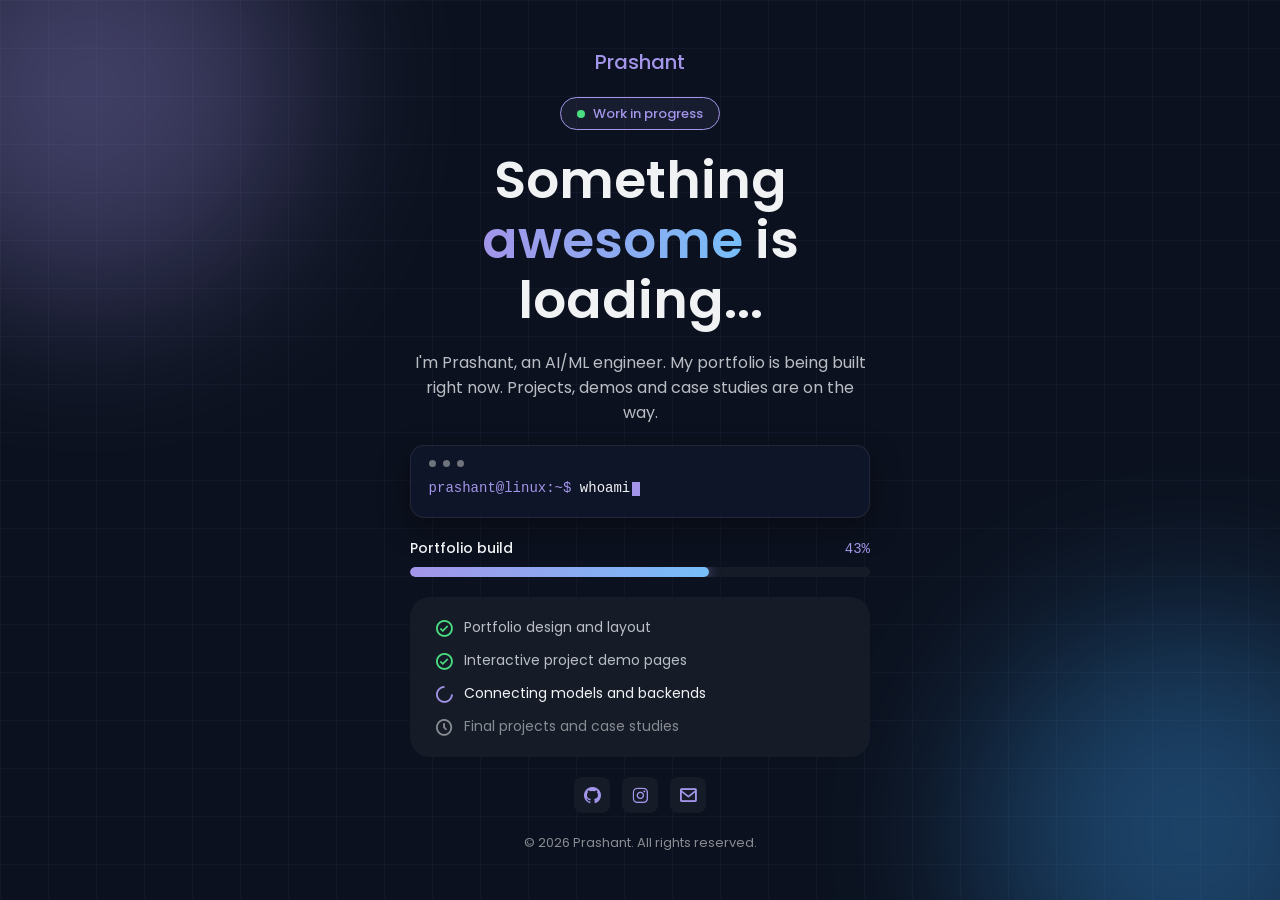
<file: index.html>
<!DOCTYPE html>
<html lang="en">

<head>
    <meta charset="UTF-8">
    <meta name="viewport" content="width=device-width, initial-scale=1.0">

    <!--=============== FAVICON ===============-->
    <link rel="apple-touch-icon" sizes="180x180" href="assets/favicons/apple-touch-icon.png">
    <link rel="icon" type="image/png" sizes="32x32" href="assets/favicons/favicon-32x32.png">
    <link rel="icon" type="image/png" sizes="16x16" href="assets/favicons/favicon-16x16.png">
    <link rel="manifest" href="assets/favicons/site.webmanifest">
    <link rel="mask-icon" href="assets/favicons/safari-pinned-tab.svg" color="#5bbad5">
    <link rel="shortcut icon" href="assets/favicons/favicon.ico">
    <meta name="msapplication-TileColor" content="#da532c">
    <meta name="msapplication-config" content="assets/favicons/browserconfig.xml">
    <meta name="theme-color" content="#a789d4">

    <!--=============== BOXICONS ===============-->
    <link href='https://unpkg.com/boxicons@2.1.2/css/boxicons.min.css' rel='stylesheet'>

    <!--=============== SWIPER CSS ===============-->
    <link rel="stylesheet" href="assets/css/swiper-bundle.min.css">

    <!--=============== CSS ===============-->
    <link rel="stylesheet" href="assets/css/styles.css">

    <title> Prashant's Portfolio </title>
    <script src="assets/js/wip-gate.js"></script>
</head>

<body>
    <!--=============== HEADER ===============-->
    <header class="header" id="header">
        <nav class="nav container">
            <a href="#" class="nav__logo">Prashant</a>

            <div class="nav__menu">
                <ul class="nav__list">
                    <li class="nav__item ">
                        <a href="#home" class="nav__link" aria-label="Home">
                            <i class='bx bx-home'></i>
                        </a>
                    </li>

                    <li class="nav__item ">
                        <a href="#about" class="nav__link" aria-label="About">
                            <i class='bx bx-user'></i>
                        </a>
                    </li>


                    <li class="nav__item">
                        <a href="#education" class="nav__link" aria-label="Education">
                            <i class='bx bxs-graduation'></i>
                        </a>
                    </li>



                    <li class="nav__item">
                        <a href="#skills" class="nav__link" aria-label="Skills">
                            <i class='bx bx-book'></i>
                        </a>
                    </li>

                    <li class="nav__item">
                        <a href="#work" class="nav__link" aria-label="Projects">
                            <i class='bx bx-briefcase-alt-2'></i>
                        </a>
                    </li>

                    <li class="nav__item">
                        <a href="#contact" class="nav__link" aria-label="Contact">
                            <i class='bx bx-message-square-dots'></i>
                        </a>
                    </li>
                </ul>
            </div>

            <!--=============== theme change button ===============-->
            <i class='bx bx-moon change-theme change-theme-button' id="theme-button"></i>

        </nav>
    </header>

    <!--=============== MAIN ===============-->
    <main class="main">
        <!--=============== HOME ===============-->
        <section class="home section" id="home">
            <div class="home__container container grid">
                <div class="home__data">
                    <span class="home__greeting">Hello, I'm</span>
                    <h1 class="home__name">Prashant Pratik Timalsina</h1>
                    <h3 class="home__education">AI/ML Engineer</h3>

                    <div class="home__button">
                        <a download="" href="assets/pdf/PPT-Resume.pdf" class="button button--ghost">
                            Download Resume
                        </a>

                        <a href="#about" class="button">About</a>
                    </div>
                </div>

                <!-- <div class="home__handle">
                    <img src="assets/img/pptt.png" alt="" class="home__img">
                </div> -->
                <div class="home__handle">
                    <img src="assets/img/pptt.png" alt="Prashant Pratik Timalsina" class="home__img">

                    <div class="home__terminal">
                        <div class="terminal__dots">
                            <span></span>
                            <span></span>
                            <span></span>
                        </div>

                        <div class="terminal__line">
                            <span class="terminal__symbol">$</span> whoami
                        </div>

                        <div class="terminal__line terminal__command">
                            <span>prashant@linux:~$</span> build_a_brain
                        </div>
                    </div>
                </div>

                <div class="home__social">
                    <a href="https://github.com/pratikprashant" target="_blank" class="home__social-link">
                        <i class='bx bxl-github'></i>
                    </a>
                    <a href="#" target="_blank" class="home__social-link">
                        <i class='bx bxl-linkedin'></i>
                    </a>
                    
                    <a href="#" target="_blank" class="home__social-link">
                        <i class='bx bxl-dribbble'></i>
                    </a>
                </div>

                <a href="#about" class="home__scroll">
                    <i class='bx bx-mouse home__scroll-icon'></i>
                    <span class="home__scroll-name">Scroll Down</span>
                </a>
            </div>
        </section>

        <!--=============== ABOUT ===============-->
        <section class="about section" id="about">
            <span class="section__subtitle">My Intro</span>
            <h2 class="section__title">About Me</h2>

            <div class="about__container container grid">
                <img src="assets/img/ppt.png" alt="" class="about__img">

                <div class="about__data">
                    <div class="about__info">
                        <div class="about__box">
                            <i class='bx bx-award about__icon'></i>
                            <h3 class="about__title">Experience</h3>
                            <span class="about__subtitle">None</span>
                        </div>
                        <div class="about__box">
                            <i class='bx bx-briefcase-alt about__icon'></i>
                            <h3 class="about__title">Completed</h3>
                            <span class="about__subtitle">3+ Projects</span>
                        </div>
                        <div class="about__box">
                            <i class='bx bx-support about__icon'></i>
                            <h3 class="about__title">Support</h3>
                            <span class="about__subtitle">Online 24/7</span>
                        </div>
                    </div>

                    <p class="about__description">
                        I build AI that actually does something. From RAG powered assistants to machine learning systems
                        and computer vision projects, I turn complex ideas into working applications.

                    </p>

                    <a href="#contact" class="button about__button-contact">Contact Me</a>
                </div>
            </div>
        </section>

        <!--=============== EDUCATION ===============-->
        <!-- Paste this between the ABOUT section and the SKILLS section in index.html -->
        <section class="education section" id="education">
            <span class="section__subtitle">My Journey</span>
            <h2 class="section__title">Education</h2>

            <div class="education__container container">
                <div class="education__timeline">

                    <!--=============== BACHELOR'S ===============-->
                    <div class="education__item">
                        <span class="education__dot"><i class='bx bxs-graduation'></i></span>

                        <div class="education__card">
                            <span class="education__year">2024 - Present</span>
                            <h3 class="education__degree">Bachelor's in Computer Science and Engineering</h3>
                            <span class="education__school">
                                <i class='bx bx-buildings'></i> Anna University, Chennai (India)
                            </span>
                            <p class="education__desc">
                                Focused on AI & Machine Learning. Building real
                                projects alongside coursework.
                            </p>
                            <span class="education__badge">Currently Pursuing</span>
                        </div>
                    </div>

                    <!--=============== 12TH ===============-->
                    <div class="education__item">
                        <span class="education__dot"><i class='bx bxs-book-reader'></i></span>

                        <div class="education__card">
                            <span class="education__year">[2022 - 2024]</span>
                            <h3 class="education__degree">Higher Secondary (Class 12) - Science</h3>
                            <span class="education__school">
                                <i class='bx bx-buildings'></i>Shree Bajrabarahi Secondary School, <br> Kathmandu (Nepal)
                            </span>
                            <p class="education__desc">
                                Studied Physics, Chemistry, Mathematics, Computer Science.
                            </p>
                            <span class="education__badge">81%</span>
                        </div>
                    </div>

                    <!--=============== 10TH ===============-->
                    <div class="education__item">
                        <span class="education__dot"><i class='bx bxs-school'></i></span>

                        <div class="education__card">
                            <span class="education__year">[2019 - 2021]</span>
                            <h3 class="education__degree">Secondary School (Class 10)</h3>
                            <span class="education__school">
                                <i class='bx bx-buildings'></i> Kanchan Secondary English School, <br> Kathmandu (Nepal)
                            </span>
                            <p class="education__desc">
                                Completed secondary education with a strong interest in computers.
                            </p>
                            <span class="education__badge">84%</span>
                        </div>
                    </div>

                </div>
            </div>
        </section>

        <!-- ============================================================
     NAV ICON: add this <li> in the .nav__list, right after the About <li>
     ============================================================

<li class="nav__item">
    <a href="#education" class="nav__link">
        <i class='bx bx-graduation'></i>
    </a>
</li>

     OPTIONAL footer link: add after the About <li> in .footer__list

<li class="footer__item">
    <a href="#education" class="footer__link">Education</a>
</li>
-->

        <!--=============== SKILLS ===============-->
        <section class="skills section" id="skills">

            <span class="section__subtitle">What I Work With</span>
            <h2 class="section__title">My Skills</h2>

            <div class="skills__container container grid">

                <!--=============== AI & MACHINE LEARNING ===============-->
                <div class="skills__content">
                    <h3 class="skills__title">AI & Machine Learning</h3>

                    <div class="skills__box">

                        <div class="skills__group">

                            <div class="skills__data">
                                <i class='bx bxs-badge-check'></i>
                                <div>
                                    <h3 class="skills__name">Python</h3>
                                    <span class="skills__level">Advanced</span>
                                </div>
                            </div>

                            <div class="skills__data">
                                <i class='bx bxs-badge-check'></i>
                                <div>
                                    <h3 class="skills__name">Machine Learning</h3>
                                    <span class="skills__level">Intermediate</span>
                                </div>
                            </div>

                            <div class="skills__data">
                                <i class='bx bxs-badge-check'></i>
                                <div>
                                    <h3 class="skills__name">Scikit-learn</h3>
                                    <span class="skills__level">Intermediate</span>
                                </div>
                            </div>

                        </div>

                        <div class="skills__group">

                            <div class="skills__data">
                                <i class='bx bxs-badge-check'></i>
                                <div>
                                    <h3 class="skills__name">Data Analysis</h3>
                                    <span class="skills__level">Intermediate</span>
                                </div>
                            </div>

                            <div class="skills__data">
                                <i class='bx bxs-badge-check'></i>
                                <div>
                                    <h3 class="skills__name">Computer Vision</h3>
                                    <span class="skills__level">Intermediate</span>
                                </div>
                            </div>

                            <div class="skills__data">
                                <i class='bx bxs-badge-check'></i>
                                <div>
                                    <h3 class="skills__name">Model Evaluation</h3>
                                    <span class="skills__level">Intermediate</span>
                                </div>
                            </div>

                        </div>

                    </div>
                </div>


                <!--=============== GENERATIVE AI ===============-->
                <div class="skills__content">
                    <h3 class="skills__title">Generative AI</h3>

                    <div class="skills__box">

                        <div class="skills__group">

                            <div class="skills__data">
                                <i class='bx bxs-badge-check'></i>
                                <div>
                                    <h3 class="skills__name">LLMs</h3>
                                    <span class="skills__level">Intermediate</span>
                                </div>
                            </div>

                            <div class="skills__data">
                                <i class='bx bxs-badge-check'></i>
                                <div>
                                    <h3 class="skills__name">RAG</h3>
                                    <span class="skills__level">Intermediate</span>
                                </div>
                            </div>

                            <div class="skills__data">
                                <i class='bx bxs-badge-check'></i>
                                <div>
                                    <h3 class="skills__name">AI APIs</h3>
                                    <span class="skills__level">Intermediate</span>
                                </div>
                            </div>

                        </div>

                        <div class="skills__group">

                            <div class="skills__data">
                                <i class='bx bxs-badge-check'></i>
                                <div>
                                    <h3 class="skills__name">Embeddings</h3>
                                    <span class="skills__level">Intermediate</span>
                                </div>
                            </div>

                            <div class="skills__data">
                                <i class='bx bxs-badge-check'></i>
                                <div>
                                    <h3 class="skills__name">Vector Databases</h3>
                                    <span class="skills__level">Basic</span>
                                </div>
                            </div>

                            <div class="skills__data">
                                <i class='bx bxs-badge-check'></i>
                                <div>
                                    <h3 class="skills__name">Prompt Engineering</h3>
                                    <span class="skills__level">Intermediate</span>
                                </div>
                            </div>

                        </div>

                    </div>
                </div>


                <!--=============== DEVELOPMENT ===============-->
                <div class="skills__content">
                    <h3 class="skills__title">Development</h3>

                    <div class="skills__box">

                        <div class="skills__group">

                            <div class="skills__data">
                                <i class='bx bxs-badge-check'></i>
                                <div>
                                    <h3 class="skills__name">HTML & CSS</h3>
                                    <span class="skills__level">Intermediate</span>
                                </div>
                            </div>

                            <div class="skills__data">
                                <i class='bx bxs-badge-check'></i>
                                <div>
                                    <h3 class="skills__name">Flask</h3>
                                    <span class="skills__level">Intermediate</span>
                                </div>
                            </div>

                            <div class="skills__data">
                                <i class='bx bxs-badge-check'></i>
                                <div>
                                    <h3 class="skills__name">REST APIs</h3>
                                    <span class="skills__level">Intermediate</span>
                                </div>
                            </div>

                        </div>

                        <div class="skills__group">

                            <div class="skills__data">
                                <i class='bx bxs-badge-check'></i>
                                <div>
                                    <h3 class="skills__name">SQL</h3>
                                    <span class="skills__level">Basic</span>
                                </div>
                            </div>

                            <div class="skills__data">
                                <i class='bx bxs-badge-check'></i>
                                <div>
                                    <h3 class="skills__name">Git & GitHub</h3>
                                    <span class="skills__level">Intermediate</span>
                                </div>
                            </div>

                            <div class="skills__data">
                                <i class='bx bxs-badge-check'></i>
                                <div>
                                    <h3 class="skills__name">Linux</h3>
                                    <span class="skills__level">Basic</span>
                                </div>
                            </div>

                        </div>

                    </div>
                </div>


                <!--=============== DATA & AI TOOLS ===============-->
                <div class="skills__content">
                    <h3 class="skills__title">Data & AI Tools</h3>

                    <div class="skills__box">

                        <div class="skills__group">

                            <div class="skills__data">
                                <i class='bx bxs-badge-check'></i>
                                <div>
                                    <h3 class="skills__name">NumPy</h3>
                                    <span class="skills__level">Intermediate</span>
                                </div>
                            </div>

                            <div class="skills__data">
                                <i class='bx bxs-badge-check'></i>
                                <div>
                                    <h3 class="skills__name">Pandas</h3>
                                    <span class="skills__level">Intermediate</span>
                                </div>
                            </div>

                            <div class="skills__data">
                                <i class='bx bxs-badge-check'></i>
                                <div>
                                    <h3 class="skills__name">Matplotlib</h3>
                                    <span class="skills__level">Basic</span>
                                </div>
                            </div>

                        </div>

                        <div class="skills__group">

                            <div class="skills__data">
                                <i class='bx bxs-badge-check'></i>
                                <div>
                                    <h3 class="skills__name">OpenCV</h3>
                                    <span class="skills__level">Intermediate</span>
                                </div>
                            </div>

                            <div class="skills__data">
                                <i class='bx bxs-badge-check'></i>
                                <div>
                                    <h3 class="skills__name">Jupyter</h3>
                                    <span class="skills__level">Intermediate</span>
                                </div>
                            </div>

                            <div class="skills__data">
                                <i class='bx bxs-badge-check'></i>
                                <div>
                                    <h3 class="skills__name">Hugging Face</h3>
                                    <span class="skills__level">Basic</span>
                                </div>
                            </div>

                        </div>

                    </div>
                </div>

            </div>
        </section>

        <!--=============== SERVICES ===============-->
        <section class="services section">
            <span class="section__subtitle">What I Build</span>
            <h2 class="section__title">My Expertise</h2>

            <div class="services__container container grid">

                <!--=============== MACHINE LEARNING ===============-->
                <div class="services__card">

                    <h3 class="services__title">
                        Machine <br> Learning
                    </h3>

                    <span class="services__button">
                        See More <i class='bx bx-right-arrow services__icon'></i>
                    </span>

                    <div class="services__modal">
                        <div class="services__modal-content">

                            <i class='bx bx-x services__modal-close'></i>

                            <h3 class="services__modal-title">
                                Machine Learning
                            </h3>

                            <p class="services__modal-description">
                                I build machine learning solutions that transform
                                real-world data into useful predictions, classifications,
                                and insights.
                            </p>

                            <ul class="services__modal-list">

                                <li class="services__modal-item">
                                    <i class='bx bx-check-circle'></i>
                                    <p class="services__modal-info">
                                        Data preprocessing and cleaning.
                                    </p>
                                </li>

                                <li class="services__modal-item">
                                    <i class='bx bx-check-circle'></i>
                                    <p class="services__modal-info">
                                        Exploratory data analysis and feature engineering.
                                    </p>
                                </li>

                                <li class="services__modal-item">
                                    <i class='bx bx-check-circle'></i>
                                    <p class="services__modal-info">
                                        Machine learning model development.
                                    </p>
                                </li>

                                <li class="services__modal-item">
                                    <i class='bx bx-check-circle'></i>
                                    <p class="services__modal-info">
                                        Model evaluation and performance analysis.
                                    </p>
                                </li>

                                <li class="services__modal-item">
                                    <i class='bx bx-check-circle'></i>
                                    <p class="services__modal-info">
                                        Classification and prediction systems.
                                    </p>
                                </li>

                            </ul>
                        </div>
                    </div>
                </div>


                <!--=============== GENERATIVE AI ===============-->
                <div class="services__card">

                    <h3 class="services__title">
                        Generative <br> AI
                    </h3>

                    <span class="services__button">
                        See More <i class='bx bx-right-arrow services__icon'></i>
                    </span>

                    <div class="services__modal">
                        <div class="services__modal-content">

                            <i class='bx bx-x services__modal-close'></i>

                            <h3 class="services__modal-title">
                                Generative AI
                            </h3>

                            <p class="services__modal-description">
                                I build AI-powered applications using large language
                                models and modern generative AI techniques to create
                                intelligent and interactive experiences.
                            </p>

                            <ul class="services__modal-list">

                                <li class="services__modal-item">
                                    <i class='bx bx-check-circle'></i>
                                    <p class="services__modal-info">
                                        Large Language Model integration.
                                    </p>
                                </li>

                                <li class="services__modal-item">
                                    <i class='bx bx-check-circle'></i>
                                    <p class="services__modal-info">
                                        Retrieval-Augmented Generation (RAG) systems.
                                    </p>
                                </li>

                                <li class="services__modal-item">
                                    <i class='bx bx-check-circle'></i>
                                    <p class="services__modal-info">
                                        AI API integration.
                                    </p>
                                </li>

                                <li class="services__modal-item">
                                    <i class='bx bx-check-circle'></i>
                                    <p class="services__modal-info">
                                        Embeddings and semantic search.
                                    </p>
                                </li>

                                <li class="services__modal-item">
                                    <i class='bx bx-check-circle'></i>
                                    <p class="services__modal-info">
                                        Context-aware AI assistants.
                                    </p>
                                </li>

                            </ul>
                        </div>
                    </div>
                </div>


                <!--=============== AI APPLICATION DEVELOPMENT ===============-->
                <div class="services__card">

                    <h3 class="services__title">
                        AI Application <br> Development
                    </h3>

                    <span class="services__button">
                        See More <i class='bx bx-right-arrow services__icon'></i>
                    </span>

                    <div class="services__modal">
                        <div class="services__modal-content">

                            <i class='bx bx-x services__modal-close'></i>

                            <h3 class="services__modal-title">
                                AI Application Development
                            </h3>

                            <p class="services__modal-description">
                                I turn AI and machine learning concepts into usable
                                applications by connecting models, APIs, backends,
                                and user interfaces.
                            </p>

                            <ul class="services__modal-list">

                                <li class="services__modal-item">
                                    <i class='bx bx-check-circle'></i>
                                    <p class="services__modal-info">
                                        AI-powered web applications.
                                    </p>
                                </li>

                                <li class="services__modal-item">
                                    <i class='bx bx-check-circle'></i>
                                    <p class="services__modal-info">
                                        Python and Flask-based AI backends.
                                    </p>
                                </li>

                                <li class="services__modal-item">
                                    <i class='bx bx-check-circle'></i>
                                    <p class="services__modal-info">
                                        REST API integration.
                                    </p>
                                </li>

                                <li class="services__modal-item">
                                    <i class='bx bx-check-circle'></i>
                                    <p class="services__modal-info">
                                        AI model deployment and integration.
                                    </p>
                                </li>

                                <li class="services__modal-item">
                                    <i class='bx bx-check-circle'></i>
                                    <p class="services__modal-info">
                                        Building practical solutions from AI concepts.
                                    </p>
                                </li>

                            </ul>
                        </div>
                    </div>
                </div>

            </div>
        </section>

        <!--=============== WORK ===============-->
        <section class="work section" id="work">
            <span class="section__subtitle">My Portfolio</span>
            <h2 class="section__title">Recent Projects</h2>

            <div class="work__filters">
                <span class="work__item active-work" data-filter="all">All</span>
                <span class="work__item" data-filter=".aiml">AI / ML</span>
                <span class="work__item" data-filter=".genai">Generative AI</span>
                <!-- <span class="work__item" data-filter=".backend">Backend</span> -->
                <span class="work__item" data-filter=".other">Other</span>
            </div>

            <div class="work__container container grid">

                <!--=============== PROJECT 1 ===============-->
                <div class="work__card mix aiml">
                    <img src="assets/img/work1.png" alt="Character recognition project" class="work__img">
                    <h3 class="work__title">Character Recognition</h3>
                    <a href="projects/character-recognition.html" class="work__button">
                        View Project <i class='bx bx-right-arrow work__icon'></i>
                    </a>
                </div>

                <!--=============== PROJECT 2 ===============-->
                <div class="work__card mix genai">
                    <img src="assets/img/work2.png" alt="RAG-based AI assistant project" class="work__img">
                    <h3 class="work__title">RAG-Based AI Assistant</h3>
                    <a href="projects/rag-ai.html" class="work__button">
                        View Project <i class='bx bx-right-arrow work__icon'></i>
                    </a>
                </div>

                <!--=============== PROJECT 3 ===============-->
                <div class="work__card mix aiml">
                    <img src="assets/img/work3.png" alt="Earthquake risk prediction project" class="work__img">
                    <h3 class="work__title">Earthquake Risk Prediction</h3>
                    <a href="projects/earthquake-risk.html" class="work__button">
                        View Project <i class='bx bx-right-arrow work__icon'></i>
                    </a>
                </div>

                <!--=============== PROJECT 4 ===============-->
                <div class="work__card mix other">
                    <img src="assets/img/work4.jpg" alt="Phishing URL detection project" class="work__img">
                    <h3 class="work__title">Phishing URL Detection</h3>
                    <a href="projects/phishing-url.html" class="work__button">
                        View Project <i class='bx bx-right-arrow work__icon'></i>
                    </a>
                </div>

                <!--=============== PROJECT 5 ===============-->
                <div class="work__card mix other">
                    <img src="assets/img/work5.png" alt="Customer churn prediction project" class="work__img">
                    <h3 class="work__title">Customer Churn Prediction</h3>
                    <a href="projects/customer-churn.html" class="work__button">
                        View Project <i class='bx bx-right-arrow work__icon'></i>
                    </a>
                </div>

                <!--=============== PROJECT 6 ===============-->
                <div class="work__card mix aiml">
                    <img src="assets/img/work5.png" alt="NEPSE" class="work__img">
                    <h3 class="work__title">NEPSE Price Prediction</h3>
                    <a href="projects/nepse.html" class="work__button">
                        View Progress <i class='bx bx-right-arrow work__icon'></i>
                    </a>
                </div>

            </div>
        </section>


        <!--=============== TESTIMONIALS ===============-->
        <!-- <section class="testimonial section">
            <span class="section__subtitle">My clients say</span>
            <h2 class="section__title">Testimonials</h2>

            <div class="testimonial__container container swiper">
                <div class="swiper-wrapper">
                    <div class="testimonial__card swiper-slide">
                        <img src="assets/img/testimonial1.png" alt="" class="testimonial__img">

                        <h3 class="testimonial__name">Jhon Doe</h3>
                        <p class="testimonial__description">
                            A really good job, all aspects of the project were done well.
                            Very creative and thoughtful. I was very impressed and would recommend this to anyone.
                        </p>
                    </div>

                    <div class="testimonial__card swiper-slide">
                        <img src="assets/img/testimonial2.png" alt="" class="testimonial__img">

                        <h3 class="testimonial__name">Ada Hill</h3>
                        <p class="testimonial__description">
                            A really good job, all aspects of the project were done well.
                            Very creative and thoughtful. I was very impressed and would recommend this to anyone.
                        </p>
                    </div>

                    <div class="testimonial__card swiper-slide">
                        <img src="assets/img/testimonial3.png" alt="" class="testimonial__img">

                        <h3 class="testimonial__name">Jessica Park</h3>
                        <p class="testimonial__description">
                            A really good job, all aspects of the project were done well.
                            Very creative and thoughtful. I was very impressed and would recommend this to anyone.
                        </p>
                    </div>
                </div>
                <div class="swiper-pagination"></div>
            </div>
        </section> -->

        <!--=============== CONTACT ===============-->
        <section class="contact section" id="contact">
            <span class="section__subtitle">Get in touch</span>
            <h2 class="section__title">Contact Me</h2>

            <div class="contact__container container grid">
                <div class="contact__content">
                    <h3 class="contact__title contact__title-info">Talk to me</h3>

                    <div class="contact__info">
                        <div class="contact__card">
                            <i class='bx bx-mail-send contact__card-icon'></i>
                            <h3 class="contact__card-title">Email</h3>
                            <span class="contact__card-data">mail@prashantpratik.com.np</span>

                            <a href="mailto:mail@prashantpratik.com.np" target="_blank" class="contact__button">
                                Write Me <i class='bx bx-right-arrow contact__button-icon'></i>
                            </a>
                        </div>

                        <div class="contact__card">
                            <i class='bx bxl-whatsapp contact__card-icon'></i>
                            <h3 class="contact__card-title">Whatsapp</h3>
                            <span class="contact__card-data">7991431586</span>

                            <a href="https://api.whatsapp.com/send?phone=+917991431586&text=Hey there!" target="_blank"
                                class="contact__button">
                                Write Me <i class='bx bx-right-arrow contact__button-icon'></i>
                            </a>
                        </div>

                        <div class="contact__card">
                            <i class='bx bxl-instagram contact__card-icon'></i>
                            <h3 class="contact__card-title">Instagram</h3>
                            <span class="contact__card-data">pratikprashant07</span>

                            <a href="https://www.instagram.com/pratikprashant07/" target="_blank"
                                class="contact__button">
                                Write Me <i class='bx bx-right-arrow contact__button-icon'></i>
                            </a>
                        </div>
                    </div>
                </div>

                <div class="contact__content">
                    <h3 class="contact__title contact__title-form">Write Me your Message</h3>

                    <form class="contact__form" novalidate>
                        <div class="contact__form-div">
                            <label for="contact-name" class="contact__form-tag">Name</label>
                            <input type="text" id="contact-name" name="name" autocomplete="name"
                                placeholder="Enter name" class="contact__form-input" required>
                        </div>
                        <div class="contact__form-div">
                            <label for="contact-email" class="contact__form-tag">Mail</label>
                            <input type="email" id="contact-email" name="email" autocomplete="email"
                                placeholder="Enter email" class="contact__form-input" required>
                        </div>
                        <div class="contact__form-div contact__form-area">
                            <label for="contact-message" class="contact__form-tag">Message</label>
                            <textarea id="contact-message" name="message" rows="10" placeholder="Write your Message"
                                class="contact__form-input" required></textarea>
                        </div>
                        <button type="submit" class="button">Send Message</button>
                    </form>

                </div>
            </div>

        </section>
    </main>

    <!--=============== FOOTER ===============-->
    <footer class="footer">
        <div class="footer__container container">
            <h1 class="footer__title">Prashant</h1>

            <ul class="footer__list">

                <li class="footer__item">
                    <a href="#" class="footer__link">Home</a>
                </li>
                <li class="footer__item">
                    <a href="#about" class="footer__link">About</a>
                </li>
                <li class="footer__item">
                    <a href="#skills" class="footer__link">Skills</a>
                </li>
                <li class="footer__item">
                    <a href="#work" class="footer__link">Work</a>
                </li>
                <li class="footer__item">
                    <a href="#contact" class="footer__link">Contact</a>
                </li>
            </ul>

            <ul class="footer__social">
                <li class="footer__social-item">
                    <a href="https://www.instagram.com/pratikprashant07/" target="_blank" class="footer__social-link">
                        <i class='bx bxl-instagram footer__social-icon'></i>
                    </a>
                </li>
                <li class="footer__social-item">
                    <a href="#" target="_blank" class="footer__social-link">
                        <i class='bx bxl-facebook footer__social-icon'></i>
                    </a>
                </li>
                <li class="footer__social-item">
                    <a href="#" target="_blank" class="footer__social-link">
                        <i class='bx bxl-twitter footer__social-icon'></i>
                    </a>
                </li>
                <li class="footer__social-item">
                    <a href="#" target="_blank" class="footer__social-link">
                        <i class='bx bxl-linkedin footer__social-icon'></i>
                    </a>
                </li>
            </ul>

            <span class="footer__copy">
                &#169; 2026 Prashant. All rights reserved.
            </span>
        </div>
    </footer>


    <!-- AI CHATBOT -->
    <div class="chatbot" id="chatbot">

        <button class="chatbot__toggle" id="chatbot-toggle" aria-label="Toggle chat" aria-expanded="false">
            <i class='bx bx-message-rounded-dots chatbot__toggle-open'></i>
            <i class='bx bx-x chatbot__toggle-close'></i>
        </button>

        <div class="chatbot__window" id="chatbot-window">

            <div class="chatbot__header">
                <div class="chatbot__avatar"><i class='bx bx-bot'></i></div>

                <div class="chatbot__title">
                    <h3>DNOVA</h3>
                    <span class="chatbot__status">
                        <i class="chatbot__status-dot"></i> dnova@prashant:~$online
                    </span>
                </div>

                <button class="chatbot__minimize" id="chatbot-close" aria-label="Close chat">
                    <i class='bx bx-x'></i>
                </button>
            </div>

            <div class="chatbot__messages" id="chatbot-messages">
                <div class="bot-message">Hey! I'm DNOVA 👋 Ask me anything about Prashant: his projects, skills, or what
                    he's building.</div>
            </div>

            <div class="chatbot__suggestions" id="chatbot-suggestions">
                <button type="button" data-q="What projects has Prashant built?">Projects</button>
                <button type="button" data-q="What are Prashant's main skills?">Skills</button>
                <button type="button" data-q="How can I contact Prashant?">Contact</button>
            </div>

            <div class="chatbot__input">
                <input type="text" id="chatbot-input" placeholder="Ask me something..." autocomplete="off">

                <button id="chatbot-send" aria-label="Send message">
                    <i class='bx bx-send'></i>
                </button>
            </div>

        </div>
    </div>

    <!--=============== SCROLLREVEAL ===============-->

    <!-- <script src="assets/js/scrollreveal.min.js"></script> -->
    <script src="https://unpkg.com/scrollreveal/dist/scrollreveal.min.js"></script>

    <!--=============== SWIPER JS ===============-->
    <script src="assets/js/swiper-bundle.min.js"></script>

    <!--=============== MIXITUP FILTER ===============-->
    <script src="assets/js/mixitup.min.js"></script>

    <!--=============== MAIN JS ===============-->
    <script src="assets/js/main.js"></script>
</body>

</html>
</file>
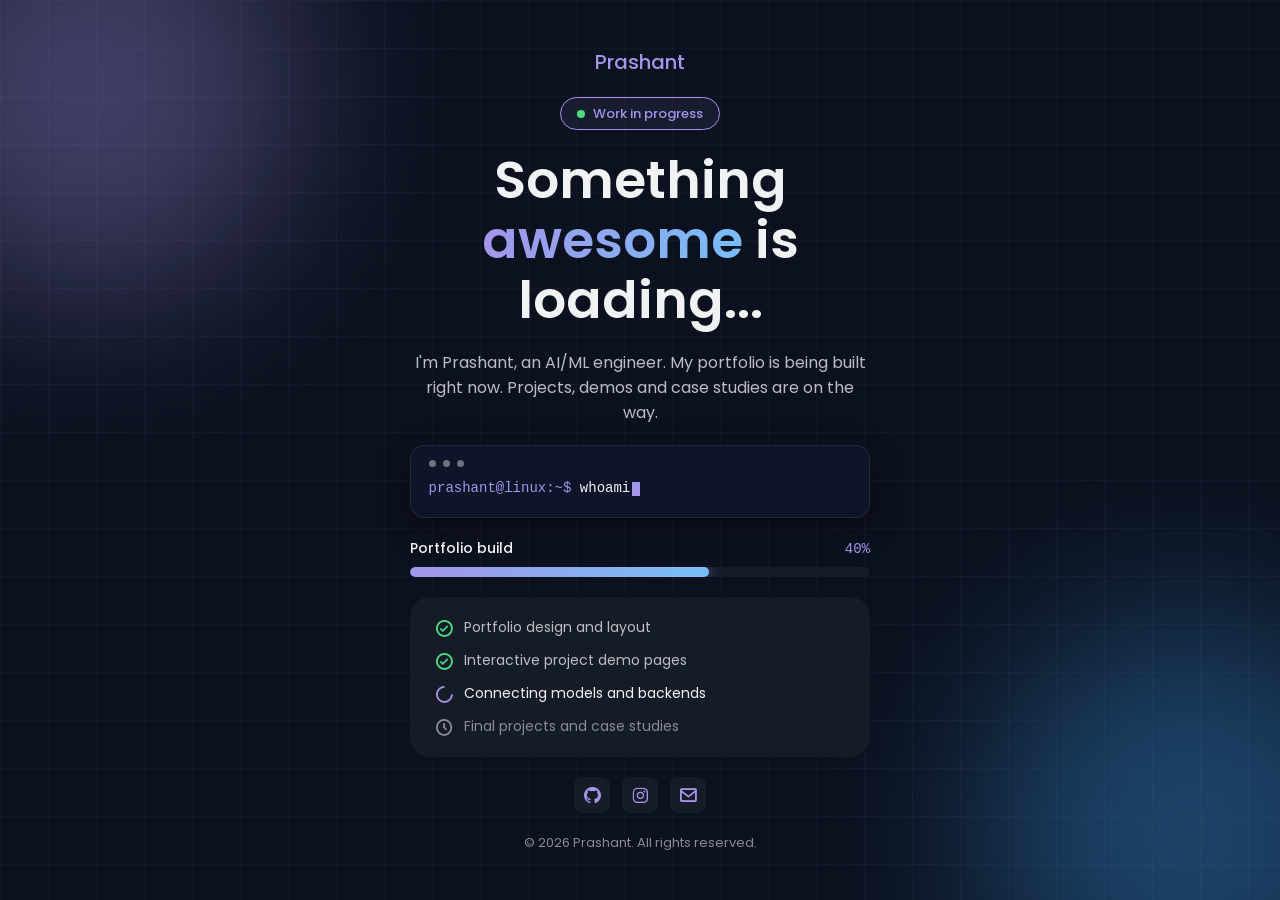
<file: wip.html>
<!DOCTYPE html>
<html lang="en">

<head>
    <meta charset="UTF-8">
    <meta name="viewport" content="width=device-width, initial-scale=1.0">

    <!--=============== FAVICON ===============-->
    <link rel="apple-touch-icon" sizes="180x180" href="assets/favicons/apple-touch-icon.png">
    <link rel="icon" type="image/png" sizes="32x32" href="assets/favicons/favicon-32x32.png">
    <link rel="icon" type="image/png" sizes="16x16" href="assets/favicons/favicon-16x16.png">
    <link rel="manifest" href="assets/favicons/site.webmanifest">
    <link rel="mask-icon" href="assets/favicons/safari-pinned-tab.svg" color="#5bbad5">
    <link rel="shortcut icon" href="assets/favicons/favicon.ico">
    <meta name="msapplication-TileColor" content="#da532c">
    <meta name="msapplication-config" content="assets/favicons/browserconfig.xml">
    <meta name="theme-color" content="#a789d4">

    <meta name="description" content="Prashant Pratik Timalsina's portfolio is a work in progress. Something good is being built.">

    <link href='https://unpkg.com/boxicons@2.1.2/css/boxicons.min.css' rel='stylesheet'>
    <link rel="stylesheet" href="assets/css/styles.css">
    <link rel="stylesheet" href="assets/css/wip.css">

    <title>Prashant | Work in Progress</title>
</head>

<body>
    <main class="wip">
        <div class="wip__glow wip__glow--one"></div>
        <div class="wip__glow wip__glow--two"></div>

        <div class="wip__container">

            <a href="wip.html" class="wip__logo">Prashant</a>

            <span class="wip__badge">
                <i class="wip__pulse"></i> Work in progress
            </span>

            <h1 class="wip__title">Something <span>awesome</span> is loading...</h1>

            <p class="wip__text">
                I'm Prashant, an AI/ML engineer. My portfolio is being built right now.
                Projects, demos and case studies are on the way.
            </p>

            <!-- Terminal (JS types this out; the text below is the no-JS fallback) -->
            <div class="wip__terminal" id="wip-terminal">
                <div class="terminal__dots">
                    <span></span><span></span><span></span>
                </div>

                <div class="wip__line">
                    <span class="wip__prompt">prashant@linux:~$</span>
                    <span class="wip__cmd">whoami</span>
                    <div class="wip__out">Prashant Pratik Timalsina, AI/ML Engineer</div>
                </div>

                <div class="wip__line">
                    <span class="wip__prompt">prashant@linux:~$</span>
                    <span class="wip__cmd">status --portfolio</span>
                    <div class="wip__out">building... please check back soon</div>
                </div>
            </div>

            <!-- Progress: change data-progress (0-100) as you go -->
            <div class="wip__progress" data-progress="65">
                <div class="wip__progress-top">
                    <span>Portfolio build</span>
                    <span class="wip__progress-pct" id="wip-pct">0%</span>
                </div>
                <div class="wip__track">
                    <div class="wip__fill" id="wip-fill"></div>
                </div>
            </div>

            <!-- Checklist: edit freely. Classes: is-done | is-doing | is-todo -->
            <ul class="wip__list">
                <li class="wip__item is-done">
                    <i class='bx bx-check-circle'></i> Portfolio design and layout
                </li>
                <li class="wip__item is-done">
                    <i class='bx bx-check-circle'></i> Interactive project demo pages
                </li>
                <li class="wip__item is-doing">
                    <i class='bx bx-loader-alt bx-spin'></i> Connecting models and backends
                </li>
                <li class="wip__item is-todo">
                    <i class='bx bx-time-five'></i> Final projects and case studies
                </li>
            </ul>

            <div class="wip__social">
                <a href="https://github.com/pratikprashant" target="_blank" rel="noopener" class="home__social-link"
                    aria-label="GitHub">
                    <i class='bx bxl-github'></i>
                </a>
                <a href="https://www.instagram.com/pratikprashant07/" target="_blank" rel="noopener"
                    class="home__social-link" aria-label="Instagram">
                    <i class='bx bxl-instagram'></i>
                </a>
                <a href="mailto:mail@prashantpratik.com.np" class="home__social-link" aria-label="Email">
                    <i class='bx bx-envelope'></i>
                </a>
            </div>

            <span class="wip__copy">&#169; 2026 Prashant. All rights reserved.</span>

        </div>
    </main>

    <script src="assets/js/wip.js"></script>
</body>

</html>
</file>
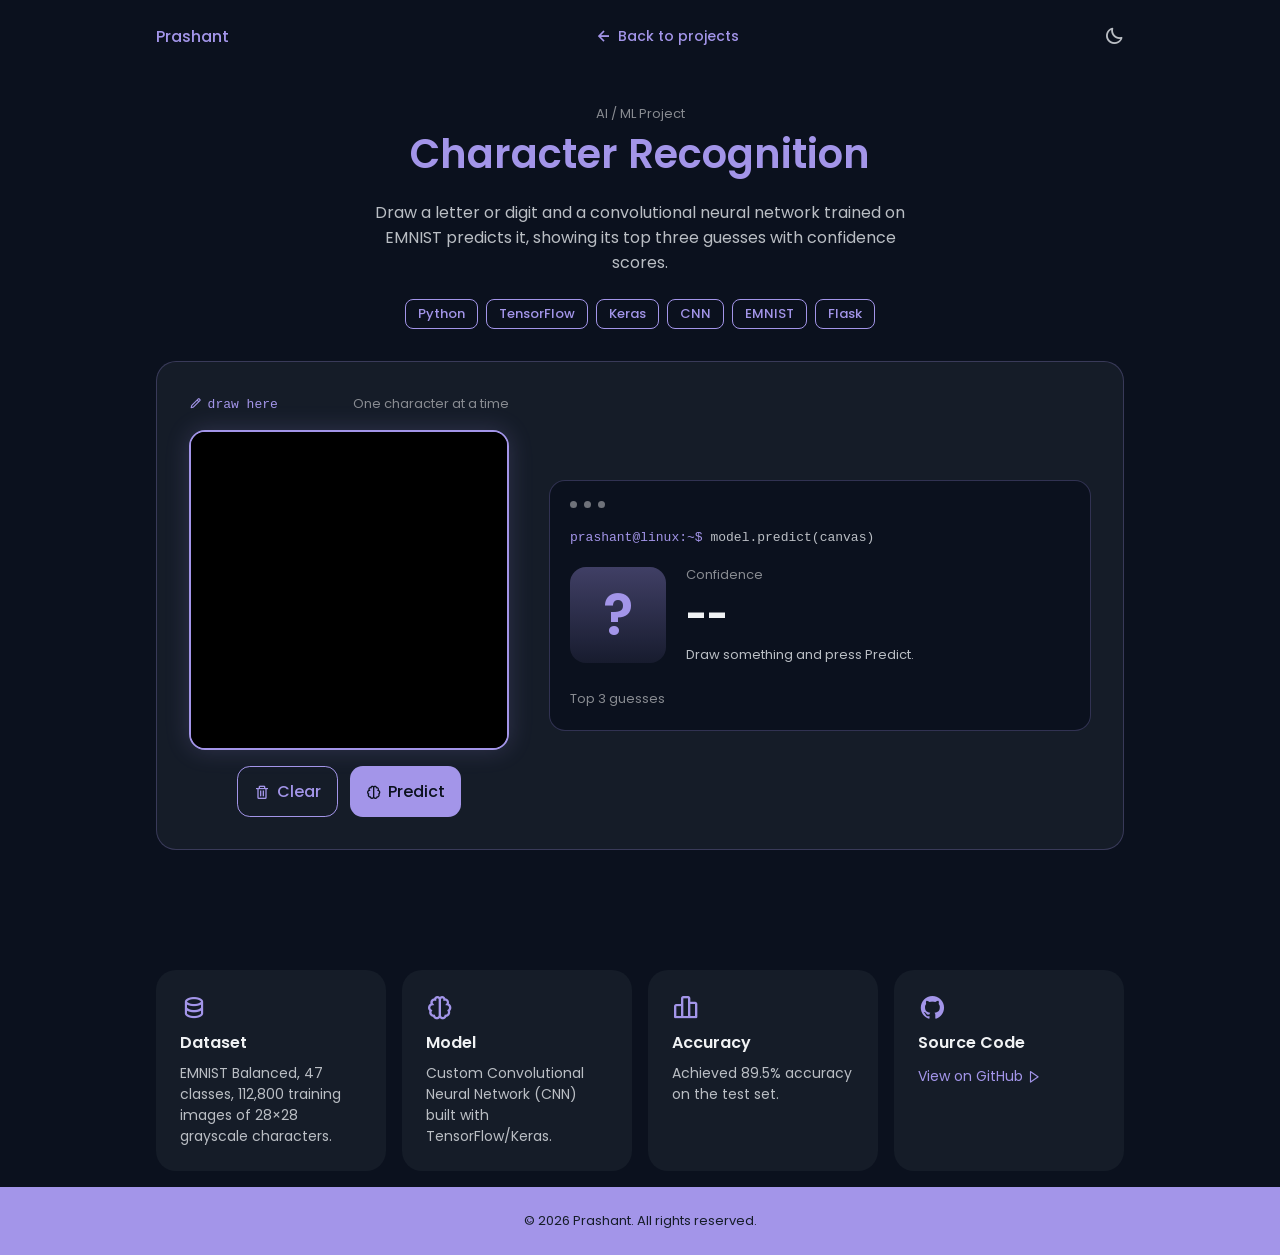
<file: projects/character-recognition.html>
<!DOCTYPE html>
<html lang="en">

<head>
    <meta charset="UTF-8">
    <meta name="viewport" content="width=device-width, initial-scale=1.0">

    <link rel="icon" type="image/png" sizes="32x32" href="../assets/favicons/favicon-32x32.png">
    <meta name="theme-color" content="#a789d4">

    <!--=============== FAVICON ===============-->
    <link rel="apple-touch-icon" sizes="180x180" href="../assets/favicons/apple-touch-icon.png">
    <link rel="icon" type="image/png" sizes="32x32" href="../assets/favicons/favicon-32x32.png">
    <link rel="icon" type="image/png" sizes="16x16" href="../assets/favicons/favicon-16x16.png">
    <link rel="manifest" href="../assets/favicons/site.webmanifest">
    <link rel="mask-icon" href="../assets/favicons/safari-pinned-tab.svg" color="#5bbad5">
    <link rel="shortcut icon" href="../assets/favicons/favicon.ico">
    <meta name="msapplication-TileColor" content="#da532c">
    <meta name="msapplication-config" content="../assets/favicons/browserconfig.xml">
    <meta name="theme-color" content="#a789d4">

    <link href='https://unpkg.com/boxicons@2.1.2/css/boxicons.min.css' rel='stylesheet'>
    <link rel="stylesheet" href="../assets/css/styles.css">

    <title>Character Recognition | Prashant's Portfolio</title>
</head>

<body>
    <!--=============== HEADER ===============-->
    <header class="header" id="header">
        <nav class="nav container">
            <a href="../index.html" class="nav__logo">Prashant</a>

            <a href="../index.html#work" class="project__back">
                <i class='bx bx-left-arrow-alt'></i> Back to projects
            </a>

            <i class='bx bx-moon change__theme' id="theme-button"></i>
        </nav>
    </header>

    <main class="main">
        <!--=============== INTRO ===============-->
        <section class="project section">
            <div class="project__container container">
                <span class="section__subtitle">AI / ML Project</span>
                <h1 class="project__title">Character Recognition</h1>

                <p class="project__intro">
                    Draw a letter or digit and a convolutional neural network trained on EMNIST
                    predicts it, showing its top three guesses with confidence scores.
                </p>

                <ul class="project__tags">
                    <li>Python</li>
                    <li>TensorFlow</li>
                    <li>Keras</li>
                    <li>CNN</li>
                    <li>EMNIST</li>
                    <li>Flask</li>
                </ul>
            </div>
        </section>

        <!--=============== DEMO ===============-->
        <section class="project-demo">
            <div class="container">
                <div class="project__demo" id="demo">

                    <div class="hcr-demo">

    <!-- LEFT: drawing board -->
    <div class="hcr-board">
        <div class="hcr-board__top">
            <span class="hcr-label"><i class='bx bx-pencil'></i> draw here</span>
            <span class="hcr-hint">One character at a time</span>
        </div>

        <canvas id="hcr-canvas" width="320" height="320"></canvas>

        <div class="hcr-buttons">
            <button id="hcr-clear" type="button" class="button button--ghost">
                <i class='bx bx-trash'></i> Clear
            </button>
            <button id="hcr-predict" type="button" class="button">
                <i class='bx bx-brain'></i> Predict
            </button>
        </div>
    </div>

    <!-- RIGHT: model output -->
    <div class="hcr-output">
        <div class="terminal__dots">
            <span></span><span></span><span></span>
        </div>

        <p class="hcr-cmd"><span>prashant@linux:~$</span> model.predict(canvas)</p>

        <div class="hcr-output__result">
            <div class="hcr-output__char" id="hcr-char">?</div>

            <div class="hcr-output__meta">
                <span class="hcr-output__label">Confidence</span>
                <strong class="hcr-output__conf" id="hcr-conf">--</strong>
                <p class="hcr-output__status" id="hcr-status">Draw something and press Predict.</p>
            </div>
        </div>

        <div class="hcr-output__top">
            <span class="hcr-output__label">Top 3 guesses</span>
            <div id="hcr-bars"></div>
        </div>
    </div>

</div>

                </div>
            </div>
        </section>

        <!--=============== INFO CARDS ===============-->
<section class="project-info section">
    <div class="project__info container">

        <div class="project__card">
            <i class='bx bx-data project__card-icon'></i>
            <h3 class="project__card-title">Dataset</h3>
            <p class="project__card-text">EMNIST Balanced, 47 classes, 112,800 training images of 28×28 grayscale characters.</p>
        </div>

        <div class="project__card">
            <i class='bx bx-brain project__card-icon'></i>
            <h3 class="project__card-title">Model</h3>
            <!-- Replace this with your actual model, e.g., Convolutional Neural Network (CNN) or XGBoost -->
            <p class="project__card-text">Custom Convolutional Neural Network (CNN) built with TensorFlow/Keras.</p>
        </div>

        <div class="project__card">
            <i class='bx bx-bar-chart-alt-2 project__card-icon'></i>
            <h3 class="project__card-title">Accuracy</h3>
            <!-- Replace this with your actual test accuracy -->
            <p class="project__card-text">Achieved 89.5% accuracy on the test set.</p>
        </div>

        <div class="project__card">
            <i class='bx bxl-github project__card-icon'></i>
            <h3 class="project__card-title">Source Code</h3>
            <a href="https://github.com/pratikprashant" target="_blank" class="project__card-link">
                View on GitHub <i class='bx bx-right-arrow'></i>
            </a>
        </div>

    </div>
</section>
    </main>

    <footer class="project__footer">
        <span class="footer__copy">&#169; 2026 Prashant. All rights reserved.</span>
    </footer>

    <script src="../assets/js/project.js"></script>
</body>

</html>
</file>
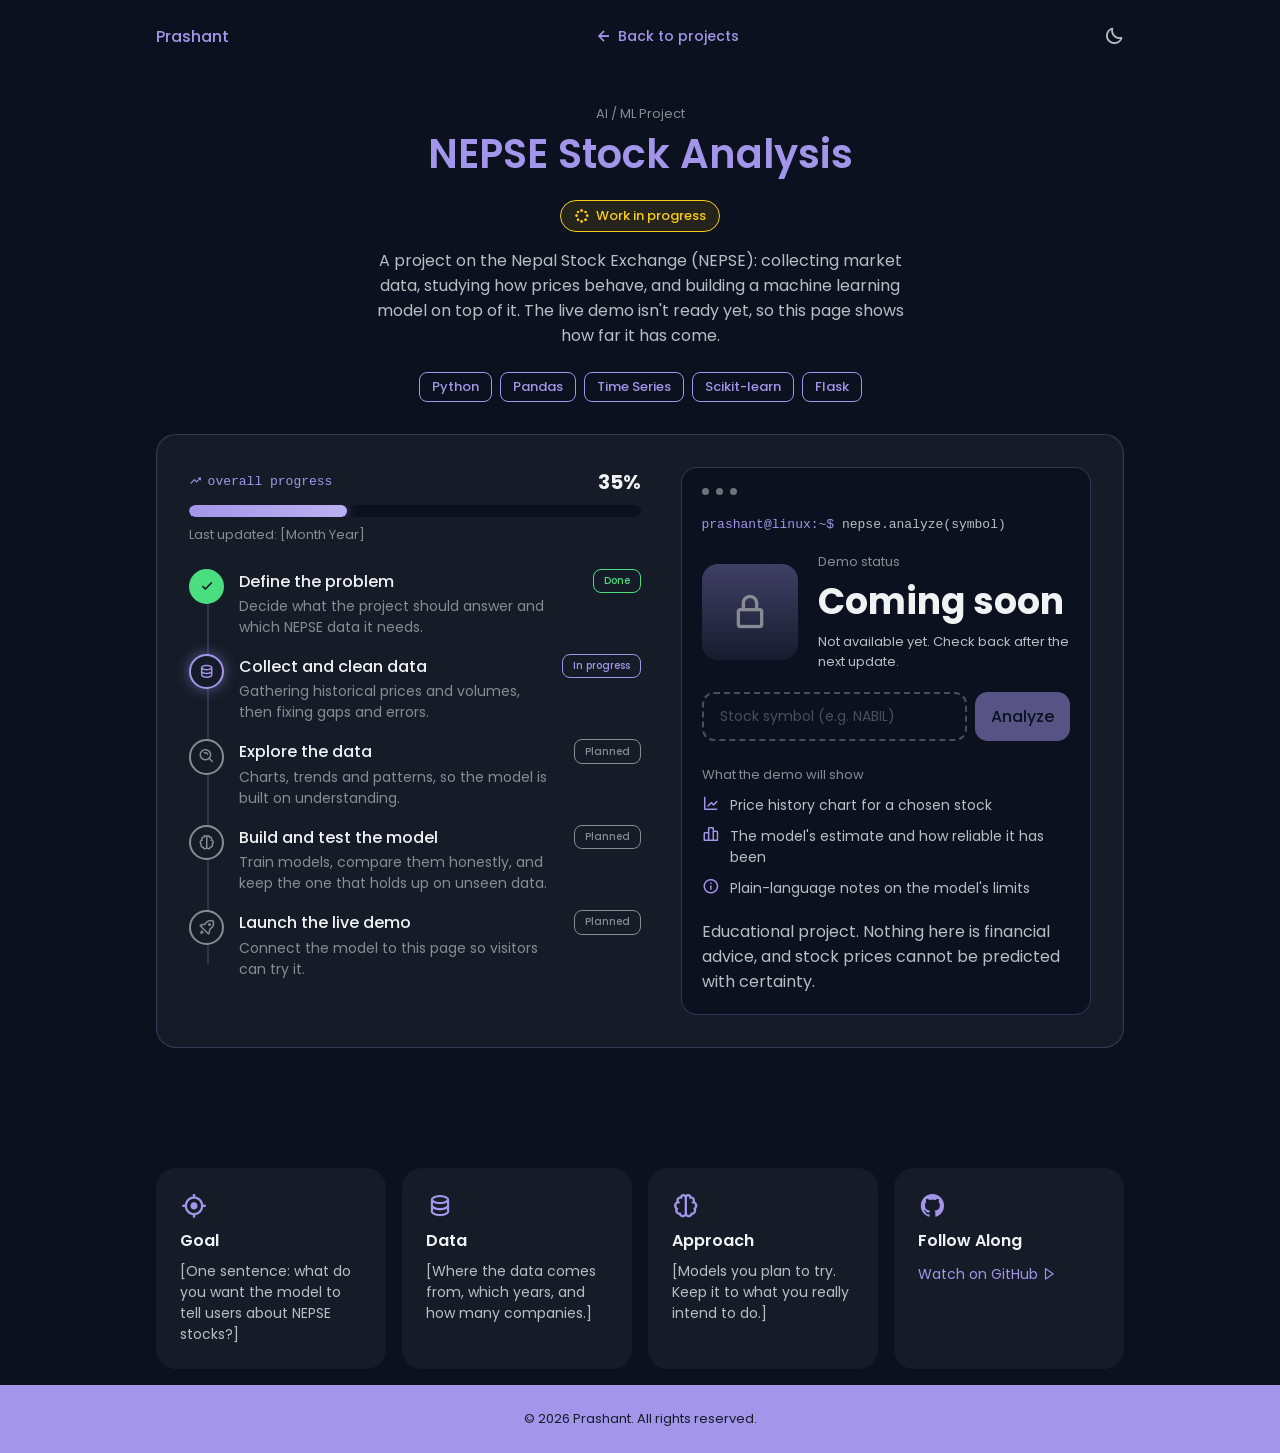
<file: projects/nepse.html>
<!DOCTYPE html>
<html lang="en">

<head>
    <meta charset="UTF-8">
    <meta name="viewport" content="width=device-width, initial-scale=1.0">

    <!--=============== FAVICON ===============-->
    <link rel="apple-touch-icon" sizes="180x180" href="../assets/favicons/apple-touch-icon.png">
    <link rel="icon" type="image/png" sizes="32x32" href="../assets/favicons/favicon-32x32.png">
    <link rel="icon" type="image/png" sizes="16x16" href="../assets/favicons/favicon-16x16.png">
    <link rel="manifest" href="../assets/favicons/site.webmanifest">
    <link rel="mask-icon" href="../assets/favicons/safari-pinned-tab.svg" color="#5bbad5">
    <link rel="shortcut icon" href="../assets/favicons/favicon.ico">
    <meta name="msapplication-TileColor" content="#da532c">
    <meta name="msapplication-config" content="../assets/favicons/browserconfig.xml">
    <meta name="theme-color" content="#a789d4">

    <link href='https://unpkg.com/boxicons@2.1.2/css/boxicons.min.css' rel='stylesheet'>
    <link rel="stylesheet" href="../assets/css/styles.css">

    <title>NEPSE Stock Analysis | Prashant's Portfolio</title>
</head>

<body>
    <!--=============== HEADER ===============-->
    <header class="header" id="header">
        <nav class="nav container">
            <a href="../index.html" class="nav__logo">Prashant</a>

            <a href="../index.html#work" class="project__back">
                <i class='bx bx-left-arrow-alt'></i> Back to projects
            </a>

            <i class='bx bx-moon change__theme' id="theme-button"></i>
        </nav>
    </header>

    <main class="main">
        <!--=============== INTRO ===============-->
        <section class="project section">
            <div class="project__container container">
                <span class="section__subtitle">AI / ML Project</span>
                <h1 class="project__title">NEPSE Stock Analysis</h1>

                <span class="wip-badge"><i class='bx bx-loader-circle'></i> Work in progress</span>

                <p class="project__intro">
                    A project on the Nepal Stock Exchange (NEPSE): collecting market data,
                    studying how prices behave, and building a machine learning model on top of it.
                    The live demo isn't ready yet, so this page shows how far it has come.
                </p>

                <ul class="project__tags">
                    <li>Python</li>
                    <li>Pandas</li>
                    <li>Time Series</li>
                    <li>Scikit-learn</li>
                    <li>Flask</li>
                </ul>
            </div>
        </section>

        <!--=============== PROGRESS BOARD ===============-->
        <section class="project-demo">
            <div class="container">
                <div class="project__demo" id="demo">

                    <div class="wip">

                        <!-- LEFT: overall progress + roadmap -->
                        <div class="wip-main">
                            <div class="wip-progress">
                                <div class="wip-progress__top">
                                    <span class="hcr-label"><i class='bx bx-trending-up'></i> overall progress</span>
                                    <strong class="wip-progress__pct">35%</strong>
                                </div>
                                <div class="wip-progress__track">
                                    <!-- change the width to your real progress -->
                                    <div class="wip-progress__fill" style="width: 35%"></div>
                                </div>
                                <span class="hcr-hint">Last updated: [Month Year]</span>
                            </div>

                            <ol class="wip-steps">
                                <!-- status classes: is-done, is-active, is-planned -->
                                <li class="wip-step is-done">
                                    <span class="wip-step__icon"><i class='bx bx-check'></i></span>
                                    <div>
                                        <h3 class="wip-step__title">Define the problem</h3>
                                        <p class="wip-step__text">Decide what the project should answer and which NEPSE data it needs.</p>
                                    </div>
                                    <span class="wip-step__status">Done</span>
                                </li>

                                <li class="wip-step is-active">
                                    <span class="wip-step__icon"><i class='bx bx-data'></i></span>
                                    <div>
                                        <h3 class="wip-step__title">Collect and clean data</h3>
                                        <p class="wip-step__text">Gathering historical prices and volumes, then fixing gaps and errors.</p>
                                    </div>
                                    <span class="wip-step__status">In progress</span>
                                </li>

                                <li class="wip-step is-planned">
                                    <span class="wip-step__icon"><i class='bx bx-search-alt'></i></span>
                                    <div>
                                        <h3 class="wip-step__title">Explore the data</h3>
                                        <p class="wip-step__text">Charts, trends and patterns, so the model is built on understanding.</p>
                                    </div>
                                    <span class="wip-step__status">Planned</span>
                                </li>

                                <li class="wip-step is-planned">
                                    <span class="wip-step__icon"><i class='bx bx-brain'></i></span>
                                    <div>
                                        <h3 class="wip-step__title">Build and test the model</h3>
                                        <p class="wip-step__text">Train models, compare them honestly, and keep the one that holds up on unseen data.</p>
                                    </div>
                                    <span class="wip-step__status">Planned</span>
                                </li>

                                <li class="wip-step is-planned">
                                    <span class="wip-step__icon"><i class='bx bx-rocket'></i></span>
                                    <div>
                                        <h3 class="wip-step__title">Launch the live demo</h3>
                                        <p class="wip-step__text">Connect the model to this page so visitors can try it.</p>
                                    </div>
                                    <span class="wip-step__status">Planned</span>
                                </li>
                            </ol>
                        </div>

                        <!-- RIGHT: locked demo preview -->
                        <div class="hcr-output wip-preview">
                            <div class="terminal__dots">
                                <span></span><span></span><span></span>
                            </div>

                            <p class="hcr-cmd"><span>prashant@linux:~$</span> nepse.analyze(symbol)</p>

                            <div class="hcr-output__result">
                                <div class="hcr-output__char wip-preview__icon">
                                    <i class='bx bx-lock-alt'></i>
                                </div>

                                <div class="hcr-output__meta">
                                    <span class="hcr-output__label">Demo status</span>
                                    <strong class="hcr-output__conf">Coming soon</strong>
                                    <p class="hcr-output__status">Not available yet. Check back after the next update.</p>
                                </div>
                            </div>

                            <div class="wip-fake">
                                <input type="text" placeholder="Stock symbol (e.g. NABIL)" disabled aria-label="Stock symbol, available soon">
                                <button type="button" class="button" disabled>Analyze</button>
                            </div>

                            <div class="hcr-output__top">
                                <span class="hcr-output__label">What the demo will show</span>
                                <ul class="wip-plan">
                                    <li><i class='bx bx-line-chart'></i> Price history chart for a chosen stock</li>
                                    <li><i class='bx bx-bar-chart-alt-2'></i> The model's estimate and how reliable it has been</li>
                                    <li><i class='bx bx-info-circle'></i> Plain-language notes on the model's limits</li>
                                </ul>
                            </div>

                            <p class="eq-disclaimer">
                                Educational project. Nothing here is financial advice, and stock prices cannot be predicted with certainty.
                            </p>
                        </div>

                    </div>

                </div>
            </div>
        </section>

        <!--=============== INFO CARDS ===============-->
        <section class="project-info section">
            <div class="project__info container">

                <div class="project__card">
                    <i class='bx bx-target-lock project__card-icon'></i>
                    <h3 class="project__card-title">Goal</h3>
                    <p class="project__card-text">[One sentence: what do you want the model to tell users about NEPSE stocks?]</p>
                </div>

                <div class="project__card">
                    <i class='bx bx-data project__card-icon'></i>
                    <h3 class="project__card-title">Data</h3>
                    <p class="project__card-text">[Where the data comes from, which years, and how many companies.]</p>
                </div>

                <div class="project__card">
                    <i class='bx bx-brain project__card-icon'></i>
                    <h3 class="project__card-title">Approach</h3>
                    <p class="project__card-text">[Models you plan to try. Keep it to what you really intend to do.]</p>
                </div>

                <div class="project__card">
                    <i class='bx bxl-github project__card-icon'></i>
                    <h3 class="project__card-title">Follow Along</h3>
                    <a href="https://github.com/pratikprashant" target="_blank" class="project__card-link">
                        Watch on GitHub <i class='bx bx-right-arrow'></i>
                    </a>
                </div>

            </div>
        </section>
    </main>

    <footer class="project__footer">
        <span class="footer__copy">&#169; 2026 Prashant. All rights reserved.</span>
    </footer>

    <script src="../assets/js/project.js"></script>
</body>

</html>
</file>
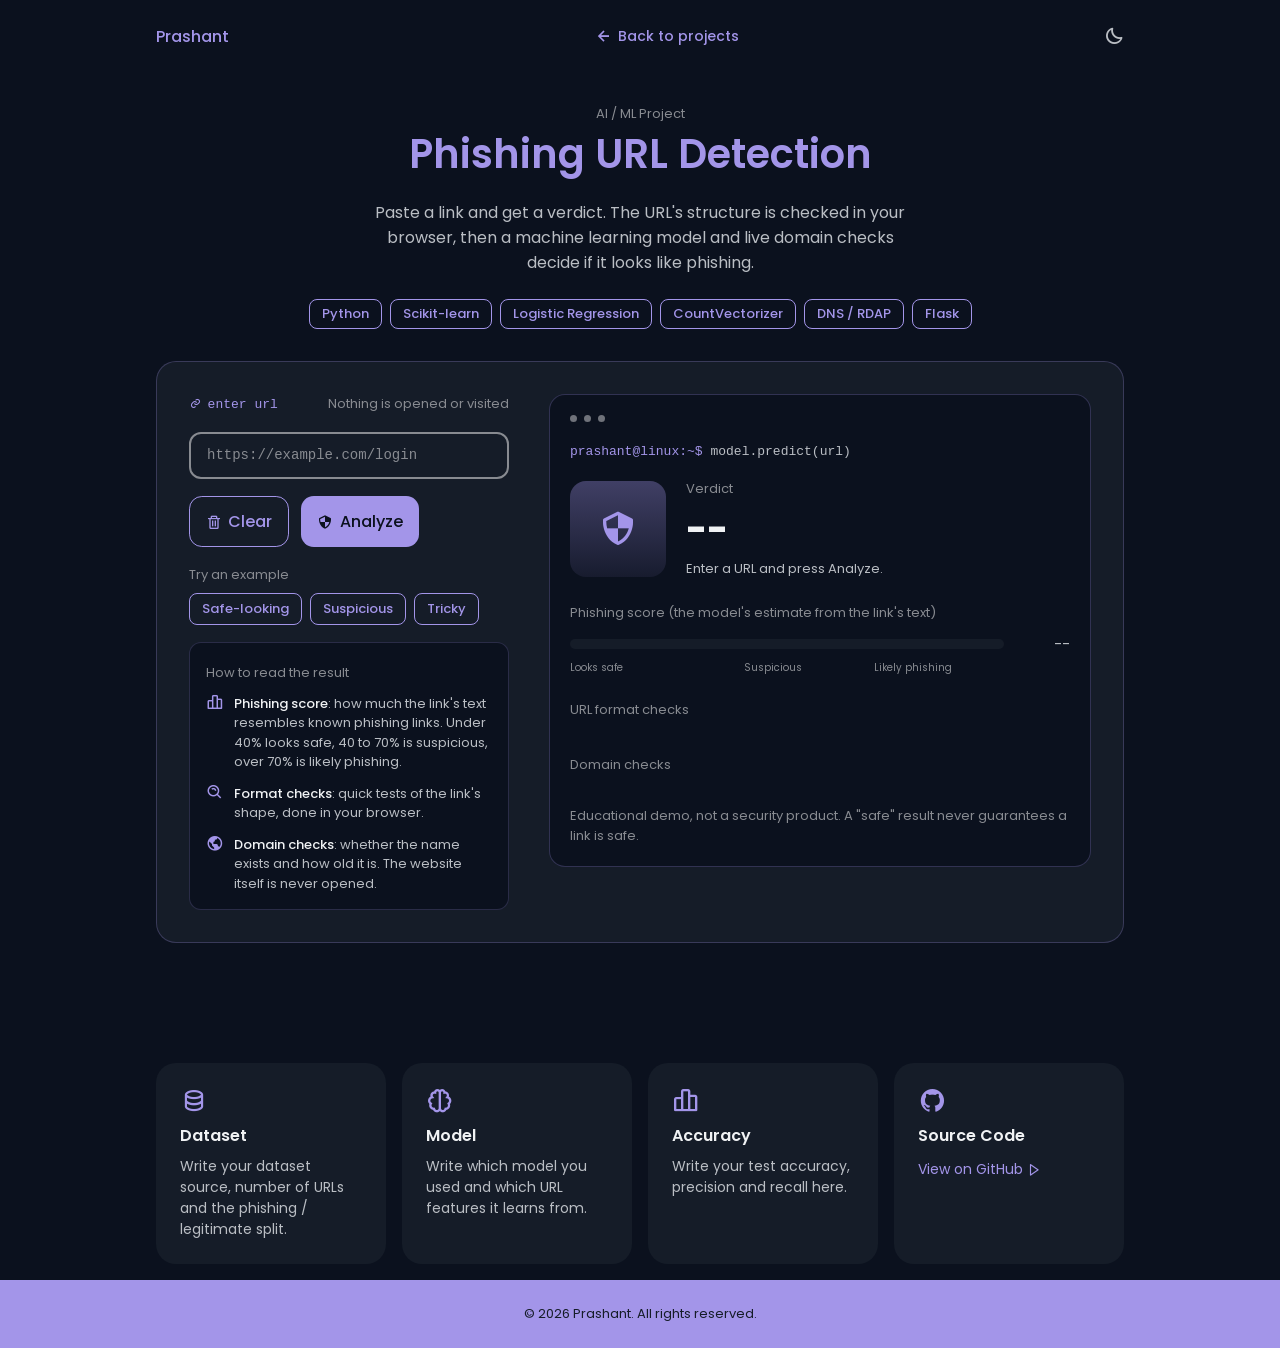
<file: projects/phishing-url.html>
<!DOCTYPE html>
<html lang="en">

<head>
    <meta charset="UTF-8">
    <meta name="viewport" content="width=device-width, initial-scale=1.0">

    <!--=============== FAVICON ===============-->
    <link rel="apple-touch-icon" sizes="180x180" href="../assets/favicons/apple-touch-icon.png">
    <link rel="icon" type="image/png" sizes="32x32" href="../assets/favicons/favicon-32x32.png">
    <link rel="icon" type="image/png" sizes="16x16" href="../assets/favicons/favicon-16x16.png">
    <link rel="manifest" href="../assets/favicons/site.webmanifest">
    <link rel="mask-icon" href="../assets/favicons/safari-pinned-tab.svg" color="#5bbad5">
    <link rel="shortcut icon" href="../assets/favicons/favicon.ico">
    <meta name="msapplication-TileColor" content="#da532c">
    <meta name="msapplication-config" content="../assets/favicons/browserconfig.xml">
    <meta name="theme-color" content="#a789d4">

    <link href='https://unpkg.com/boxicons@2.1.2/css/boxicons.min.css' rel='stylesheet'>
    <link rel="stylesheet" href="../assets/css/styles.css">

    <title>Phishing URL Detection | Prashant's Portfolio</title>
</head>

<body>
    <!--=============== HEADER ===============-->
    <header class="header" id="header">
        <nav class="nav container">
            <a href="../index.html" class="nav__logo">Prashant</a>

            <a href="../index.html#work" class="project__back">
                <i class='bx bx-left-arrow-alt'></i> Back to projects
            </a>

            <i class='bx bx-moon change__theme' id="theme-button"></i>
        </nav>
    </header>

    <main class="main">
        <!--=============== INTRO ===============-->
        <section class="project section">
            <div class="project__container container">
                <span class="section__subtitle">AI / ML Project</span>
                <h1 class="project__title">Phishing URL Detection</h1>

                <p class="project__intro">
                    Paste a link and get a verdict. The URL's structure is checked in your browser,
                    then a machine learning model and live domain checks decide if it looks like phishing.
                </p>

                <ul class="project__tags">
    <li>Python</li>
    <li>Scikit-learn</li>
    <li>Logistic Regression</li>
    <li>CountVectorizer</li>
    <li>DNS / RDAP</li>
    <li>Flask</li>
</ul>
            </div>
        </section>

        <!--=============== DEMO ===============-->
        <section class="project-demo">
            <div class="container">
                <div class="project__demo" id="demo">

                    <div class="ph-demo">

                        <!-- LEFT: input -->
                        <form class="ph-form" id="ph-form" autocomplete="off" novalidate>
                            <div class="ph-form__top">
                                <span class="hcr-label"><i class='bx bx-link'></i> enter url</span>
                                <span class="hcr-hint">Nothing is opened or visited</span>
                            </div>

                            <input type="text" id="ph-url" class="ph-form__input"
                                placeholder="https://example.com/login" spellcheck="false" maxlength="2000">

                            <div class="hcr-buttons">
                                <button id="ph-clear" type="button" class="button button--ghost">
                                    <i class='bx bx-trash'></i> Clear
                                </button>
                                <button id="ph-analyze" type="submit" class="button">
                                    <i class='bx bx-shield-quarter'></i> Analyze
                                </button>
                            </div>

                            <div class="ph-examples">
                                <span class="hcr-hint">Try an example</span>
                                <div class="chatbot__suggestions ph-examples__list" id="ph-examples">
                                    <button type="button" data-url="https://www.wikipedia.org">Safe-looking</button>
                                    <button type="button" data-url="http://secure-login.paypa1-account-verify.example.com/update?id=1">Suspicious</button>
                                    <button type="button" data-url="http://192.168.10.5@bit.ly/confirm-password">Tricky</button>
                                </div>
                            </div><div class="ph-help">
    <span class="hcr-hint">How to read the result</span>
    <ul>
        <li>
            <i class='bx bx-bar-chart-alt-2'></i>
            <span><b>Phishing score</b>: how much the link's text resembles known phishing links.
            Under 40% looks safe, 40 to 70% is suspicious, over 70% is likely phishing.</span>
        </li>
        <li>
            <i class='bx bx-search-alt'></i>
            <span><b>Format checks</b>: quick tests of the link's shape, done in your browser.</span>
        </li>
        <li>
            <i class='bx bx-world'></i>
            <span><b>Domain checks</b>: whether the name exists and how old it is.
            The website itself is never opened.</span>
        </li>
    </ul>
</div>

                        </form>

                        <!-- RIGHT: results -->
                        <div class="hcr-output ph-output">
                            <div class="terminal__dots">
                                <span></span><span></span><span></span>
                            </div>

                            <p class="hcr-cmd"><span>prashant@linux:~$</span> model.predict(url)</p>

                            <div class="hcr-output__result">
                                <div class="hcr-output__char ph-output__icon" id="ph-icon">
                                    <i class='bx bx-shield-quarter'></i>
                                </div>

                                <div class="hcr-output__meta">
                                    <span class="hcr-output__label">Verdict</span>
                                    <strong class="hcr-output__conf" id="ph-verdict">--</strong>
                                    <p class="hcr-output__status" id="ph-status">Enter a URL and press Analyze.</p>
                                </div>
                            </div>

                            <div class="hcr-output__top">
    <span class="hcr-output__label">Phishing score (the model's estimate from the link's text)</span>
    <div class="ph-meter">
        <div class="ph-meter__track">
            <div class="ph-meter__fill" id="ph-meter-fill"></div>
        </div>
        <span class="ph-meter__pct" id="ph-meter-pct">--</span>
    </div>
    <div class="ph-scale">
        <span>Looks safe</span><span>Suspicious</span><span>Likely phishing</span>
    </div>
</div>

                            <div class="hcr-output__top">
<span class="hcr-output__label" id="ph-format-label">URL format checks</span>                                <ul class="ph-checks" id="ph-format"></ul>
                            </div>

                            <div class="hcr-output__top">
                                <span class="hcr-output__label">Domain checks</span>
                                <ul class="ph-checks" id="ph-domain"></ul>
                            </div>
                            <p class="hcr-hint">
    Educational demo, not a security product. A "safe" result never guarantees a link is safe.
</p>
                        </div>

                    </div>

                </div>
            </div>
        </section>

        <!--=============== INFO CARDS ===============-->
        <section class="project-info section">
            <div class="project__info container">

                <div class="project__card">
                    <i class='bx bx-data project__card-icon'></i>
                    <h3 class="project__card-title">Dataset</h3>
                    <p class="project__card-text">Write your dataset source, number of URLs and the phishing / legitimate split.</p>
                </div>

                <div class="project__card">
                    <i class='bx bx-brain project__card-icon'></i>
                    <h3 class="project__card-title">Model</h3>
                    <p class="project__card-text">Write which model you used and which URL features it learns from.</p>
                </div>

                <div class="project__card">
                    <i class='bx bx-bar-chart-alt-2 project__card-icon'></i>
                    <h3 class="project__card-title">Accuracy</h3>
                    <p class="project__card-text">Write your test accuracy, precision and recall here.</p>
                </div>

                <div class="project__card">
                    <i class='bx bxl-github project__card-icon'></i>
                    <h3 class="project__card-title">Source Code</h3>
                    <a href="https://github.com/pratikprashant" target="_blank" class="project__card-link">
                        View on GitHub <i class='bx bx-right-arrow'></i>
                    </a>
                </div>

            </div>
        </section>
    </main>

    <footer class="project__footer">
        <span class="footer__copy">&#169; 2026 Prashant. All rights reserved.</span>
    </footer>

    <script src="../assets/js/project.js"></script>
</body>

</html>
</file>
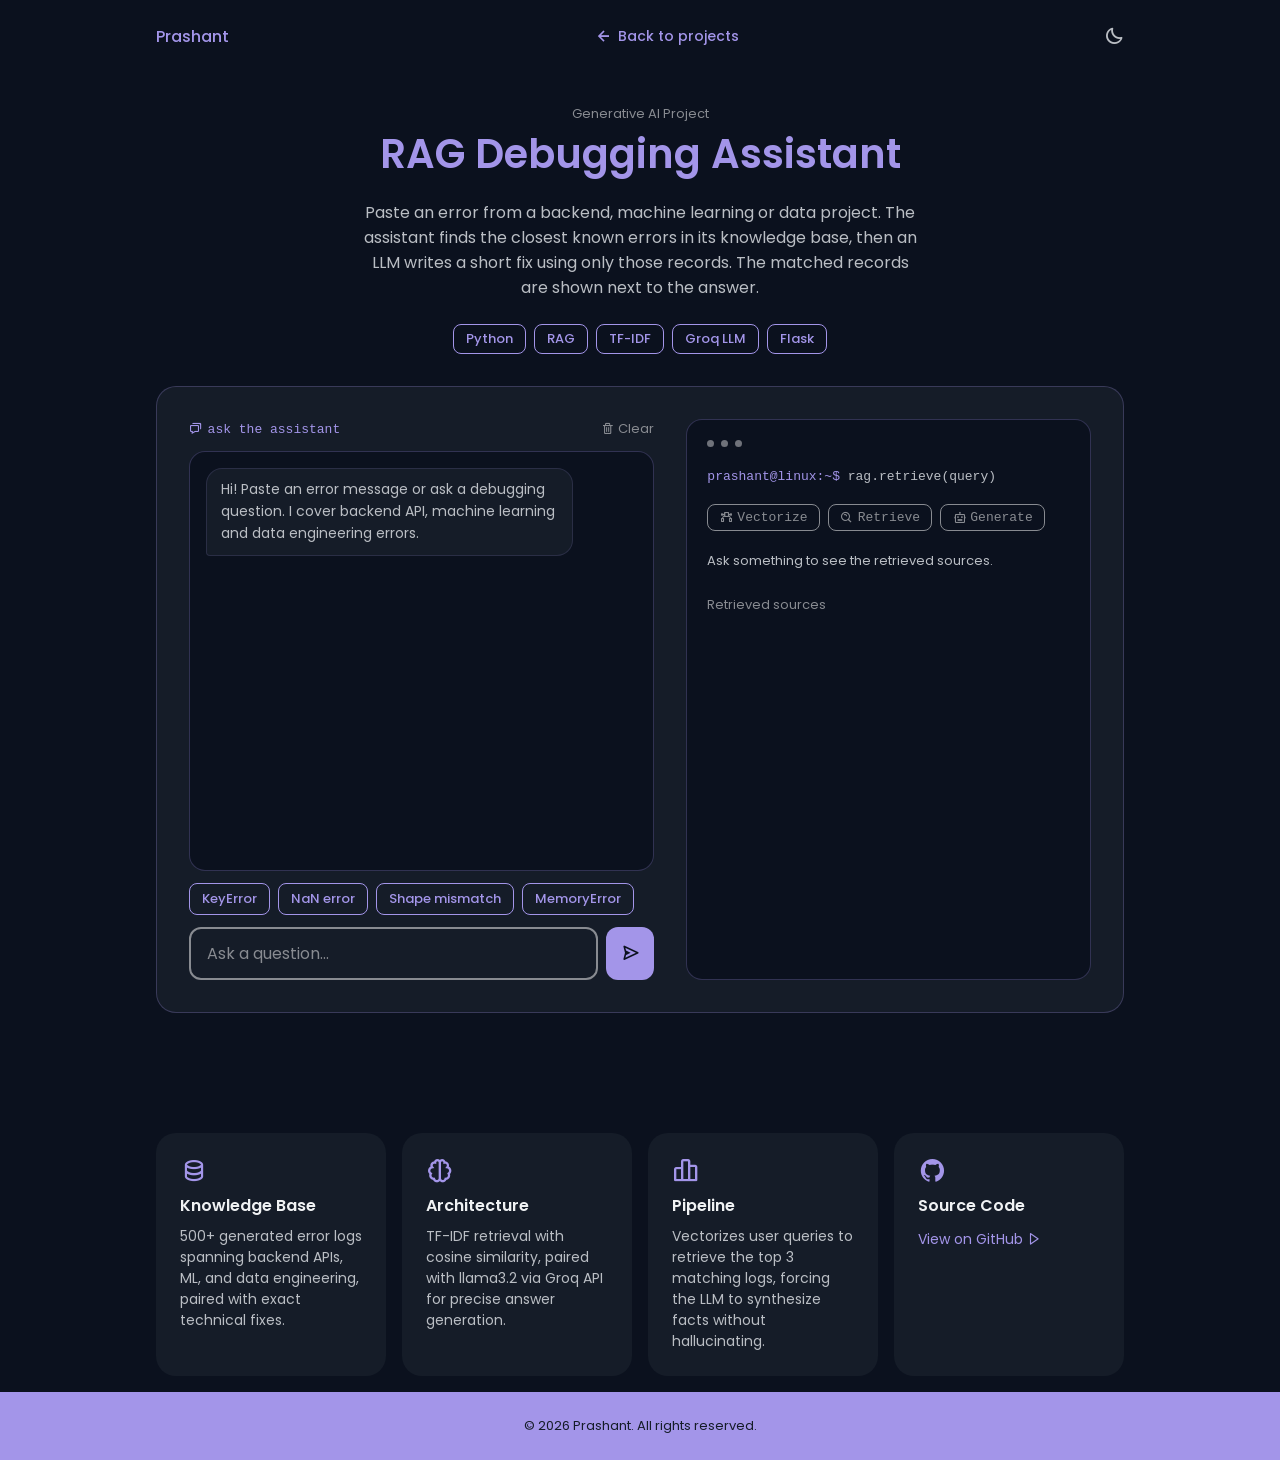
<file: projects/rag-ai.html>
<!DOCTYPE html>
<html lang="en">

<head>
    <meta charset="UTF-8">
    <meta name="viewport" content="width=device-width, initial-scale=1.0">

    <!--=============== FAVICON ===============-->
    <link rel="apple-touch-icon" sizes="180x180" href="../assets/favicons/apple-touch-icon.png">
    <link rel="icon" type="image/png" sizes="32x32" href="../assets/favicons/favicon-32x32.png">
    <link rel="icon" type="image/png" sizes="16x16" href="../assets/favicons/favicon-16x16.png">
    <link rel="manifest" href="../assets/favicons/site.webmanifest">
    <link rel="mask-icon" href="../assets/favicons/safari-pinned-tab.svg" color="#5bbad5">
    <link rel="shortcut icon" href="../assets/favicons/favicon.ico">
    <meta name="msapplication-TileColor" content="#da532c">
    <meta name="msapplication-config" content="../assets/favicons/browserconfig.xml">
    <meta name="theme-color" content="#a789d4">

    <link href='https://unpkg.com/boxicons@2.1.2/css/boxicons.min.css' rel='stylesheet'>
    <link rel="stylesheet" href="../assets/css/styles.css">

    <title>RAG Debugging Assistant | Prashant's Portfolio</title>
</head>

<body>
    <!--=============== HEADER ===============-->
    <header class="header" id="header">
        <nav class="nav container">
            <a href="../index.html" class="nav__logo">Prashant</a>

            <a href="../index.html#work" class="project__back">
                <i class='bx bx-left-arrow-alt'></i> Back to projects
            </a>

            <i class='bx bx-moon change__theme' id="theme-button"></i>
        </nav>
    </header>

    <main class="main">
        <!--=============== INTRO ===============-->
        <section class="project section">
            <div class="project__container container">
                <span class="section__subtitle">Generative AI Project</span>
                <h1 class="project__title">RAG Debugging Assistant</h1>

<p class="project__intro">
    Paste an error from a backend, machine learning or data project. The assistant finds the
    closest known errors in its knowledge base, then an LLM writes a short fix using only those
    records. The matched records are shown next to the answer.
</p>

<ul class="project__tags">
    <li>Python</li>
    <li>RAG</li>
    <li>TF-IDF</li>
    <li>Groq LLM</li>
    <li>Flask</li>
</ul>
            </div>
        </section>

        <!--=============== DEMO ===============-->
        <section class="project-demo">
            <div class="container">
                <div class="project__demo" id="demo">

                    <div class="rag-demo">

                        <!-- LEFT: chat -->
                        <div class="rag-chat">
                            <div class="rag-chat__top">
                                <span class="hcr-label"><i class='bx bx-chat'></i> ask the assistant</span>
                                <button type="button" id="rag-clear" class="rag-chat__clear">
                                    <i class='bx bx-trash'></i> Clear
                                </button>
                            </div>

                            <div class="rag-chat__messages" id="rag-messages">
                                <div class="bot-message">Hi! Paste an error message or ask a debugging question. I cover backend API, machine learning and data engineering errors.</div>
                            </div>

                            <div class="chatbot__suggestions" id="rag-suggestions">
    <button type="button" data-q="KeyError: 'user_id' not found in request payload">KeyError</button>
    <button type="button" data-q="ValueError: Input contains NaN, infinity or a value too large for dtype('float64')">NaN error</button>
    <button type="button" data-q="RuntimeError: mat1 and mat2 shapes cannot be multiplied (64x10) and (20x5)">Shape mismatch</button>
    <button type="button" data-q="MemoryError: Unable to allocate 12 GiB for an array with shape">MemoryError</button>
</div>

                            <form class="rag-chat__input" id="rag-form" autocomplete="off">
                                <input type="text" id="rag-input" placeholder="Ask a question..." maxlength="500">
                                <button type="submit" id="rag-send" aria-label="Send question">
                                    <i class='bx bx-send'></i>
                                </button>
                            </form>
                        </div>

                        <!-- RIGHT: retrieval panel -->
                        <div class="hcr-output rag-output">
                            <div class="terminal__dots">
                                <span></span><span></span><span></span>
                            </div>

                            <p class="hcr-cmd"><span>prashant@linux:~$</span> rag.retrieve(query)</p>

                            <div class="rag-steps" id="rag-steps">
    <span class="rag-step" data-step="embed"><i class='bx bx-vector'></i> Vectorize</span>
    <span class="rag-step" data-step="retrieve"><i class='bx bx-search-alt'></i> Retrieve</span>
    <span class="rag-step" data-step="generate"><i class='bx bx-bot'></i> Generate</span>
</div>

                            <p class="hcr-output__status" id="rag-status">Ask something to see the retrieved sources.</p>

                            <div class="hcr-output__top">
                                <span class="hcr-output__label">Retrieved sources</span>
                                <div id="rag-sources" class="rag-sources"></div>
                            </div>
                        </div>

                    </div>

                </div>
            </div>
        </section>

        <!--=============== INFO CARDS ===============-->
<section class="project-info section">
    <div class="project__info container">

        <div class="project__card">
            <i class='bx bx-data project__card-icon'></i>
            <h3 class="project__card-title">Knowledge Base</h3>
            <p class="project__card-text">500+ generated error logs spanning backend APIs, ML, and data engineering, paired with exact technical fixes.</p>
        </div>

        <div class="project__card">
            <i class='bx bx-brain project__card-icon'></i>
            <h3 class="project__card-title">Architecture</h3>
            <p class="project__card-text">TF-IDF retrieval with cosine similarity, paired with llama3.2 via Groq API for precise answer generation.</p>
        </div>

        <div class="project__card">
            <i class='bx bx-bar-chart-alt-2 project__card-icon'></i>
            <h3 class="project__card-title">Pipeline</h3>
            <p class="project__card-text">Vectorizes user queries to retrieve the top 3 matching logs, forcing the LLM to synthesize facts without hallucinating.</p>
        </div>

        <div class="project__card">
            <i class='bx bxl-github project__card-icon'></i>
            <h3 class="project__card-title">Source Code</h3>
            <a href="https://github.com/pratikprashant" target="_blank" class="project__card-link">
                View on GitHub <i class='bx bx-right-arrow'></i>
            </a>
        </div>

    </div>
</section>
    </main>

    <footer class="project__footer">
        <span class="footer__copy">&#169; 2026 Prashant. All rights reserved.</span>
    </footer>

    <script src="../assets/js/project.js"></script>
</body>

</html>
</file>
<file: assets/css/styles.css>
/*=============== GOOGLE FONTS ===============*/
@import url("https://fonts.googleapis.com/css2?family=Poppins:wght@400;500;600&display=swap");

/*=============== VARIABLES CSS ===============*/
:root {
  --header-height: 3.5rem;

  /*========== Colors ==========*/
  /*Color mode HSL(hue, saturation, lightness)*/
  /*   
        Purple: hsl(250, 66%, 75%)
        Blue: hsl(207, 90%, 72%)
        Pink: hsl(356, 66%, 75%)
        Teal: hsl(174, 63%, 62%)
  */
  --first-hue: 250;
  --sat: 66%;
  --lig: 75%;
  --second-hue: 219;
  --first-color: hsl(var(--first-hue), var(--sat), var(--lig));
  --first-color-alt: hsl(var(--first-hue), var(--sat), 71%);
  /* -4% */
  --title-color: hsl(var(--second-hue), 15%, 95%);
  --text-color: hsl(var(--second-hue), 8%, 75%);
  --text-color-light: hsl(var(--second-hue), 4%, 55%);
  --body-color: hsl(var(--second-hue), 48%, 8%);
  --container-color: hsl(var(--second-hue), 32%, 12%);

  /*========== Font and typography ==========*/
  /*.5rem = 8px | 1rem = 16px ...*/
  --body-font: "Poppins", sans-serif;
  --biggest-font-size: 1.75rem;
  --h1-font-size: 1.5rem;
  --h2-font-size: 1.25rem;
  --h3-font-size: 1rem;
  --normal-font-size: 0.938rem;
  --small-font-size: 0.813rem;
  --smaller-font-size: 0.75rem;
  --tiny-font-size: 0.625rem;

  /*========== Font weight ==========*/
  --font-medium: 500;
  --font-semibold: 600;

  /*========== z index ==========*/
  --z-tooltip: 10;
  --z-fixed: 100;
  --z-modal: 1000;
}

/* Responsive typography */
@media screen and (min-width: 968px) {
  :root {
    --biggest-font-size: 2.5rem;
    --h1-font-size: 2.25rem;
    --h2-font-size: 1.5rem;
    --h3-font-size: 1.25rem;
    --normal-font-size: 1rem;
    --small-font-size: 0.875rem;
    --smaller-font-size: 0.813rem;
  }
}

/*=============== BASE ===============*/
* {
  box-sizing: border-box;
  padding: 0;
  margin: 0;
}

html {
  scroll-behavior: smooth;
}

body,
button,
input,
textarea {
  font-family: var(--body-font);
  font-size: var(--normal-font-size);
}

body {
  background-color: var(--body-color);
  color: var(--text-color);
  transition: 0.4s;
  /* for light mode animation */
}

h1,
h2,
h3 {
  color: var(--title-color);
  font-weight: var(--font-semibold);
}

ul {
  list-style: none;
}

a {
  text-decoration: none;
}

button {
  cursor: pointer;
  border: none;
  outline: none;
}

img {
  max-width: 100%;
  height: auto;
}

/*=============== THEME ===============*/
.change__theme {
  font-size: 1.25rem;
  cursor: pointer;
  transition: 0.3s;
}

.change__theme:hover {
  color: var(--first-color);
}

/*========== Variables light theme ==========*/
body.light-theme {
  --title-color: hsl(var(--second-hue), 15%, 15%);
  --text-color: hsl(var(--second-hue), 8%, 35%);
  --body-color: hsl(var(--second-hue), 100%, 99%);
  --container-color: #e9e9e9;
}

/*========== 
    Color changes in some parts of 
    the website, in light theme
==========*/
.light-theme .scroll-header {
  box-shadow: 0 2px 4px hsla(0, 0%, 1%, 0.1);
}

.light-theme .nav__menu {
  background-color: hsla(var(--second-hue), 32%, 90%, 0.8);
}

.light-theme .section__subtitle {
  color: var(--text-color);
}

.light-theme .home__social-link {
  box-shadow: 0 2px 16px hsla(var(--second-hue), 48%, 8%, 0.1);
}

.light-theme .home__social-link::after,
.light-theme .footer__social-link {
  background-color: var(--title-color);
}

.light-theme .home__social-link,
.light-theme .home__scroll,
.light-theme .button,
.light-theme .button:hover,
.light-theme .active-work,
.light-theme .footer__title,
.light-theme .footer__link,
.light-theme .footer__copy {
  color: var(--title-color);
}

.light-theme .about__box {
  box-shadow: 0 2px 16px hsla(var(--second-hue), 48%, 8%, 0.1);
}

.light-theme .button,
.light-theme .skills__content,
.light-theme .services__card,
.light-theme .work__card,
.light-theme .testimonial__card,
.light-theme .contact__card,
.light-theme .contact__form-div {
  box-shadow: 0 2px 16px hsla(var(--second-hue), 48%, 8%, 0.1);
}

.light-theme::-webkit-scrollbar {
  background-color: hsl(var(--second-hue), 8%, 80%);
}

/*=============== REUSABLE CSS CLASSES ===============*/
.container {
  max-width: 968px;
  margin-left: 1rem;
  margin-right: 1rem;
}

.grid {
  display: grid;
  gap: 1.25rem;
}

.main {
  overflow: hidden;
}

.section {
  padding: 4.5rem 0 1rem;
}

.section__title,
.section__subtitle {
  text-align: center;
}

.section__title {
  font-size: var(--h2-font-size);
  color: var(--first-color);
  margin-bottom: 2rem;
}

.section__subtitle {
  display: block;
  font-size: var(--smaller-font-size);
  color: var(--text-color-light);
}

/*=============== HEADER & NAV===============*/
.header {
  position: fixed;
  top: 0;
  left: 0;
  width: 100%;
  /* height: var(--header-height); */
  background-color: var(--body-color);
  z-index: var(--z-fixed);
  transition: 0.4s;
}

.nav {
  height: var(--header-height);
  display: flex;
  justify-content: space-between;
  align-items: center;
}

.nav__logo {
  color: var(--first-color);
  font-weight: var(--font-medium);
  transition: 0.4s;
}

.nav__logo:hover {
  color: var(--first-color-alt);
}

.nav__menu {
  position: fixed;
  bottom: 1rem;
  background-color: hsla(var(--second-hue), 32%, 16%, 0.8);
  width: 90%;
  border-radius: 4rem;
  padding: 1rem 2.25rem;
  backdrop-filter: blur(10px);
  transition: 0.4s;
}

.nav__list {
  display: flex;
  justify-content: space-between;
  align-items: center;
}

.nav__link {
  color: var(--text-color);
  font-size: 1.25rem;
  padding: 0.4rem;
  font-weight: var(--font-medium);
  text-decoration: none;
  transition: 0.4s;
  display: flex;
  border-radius: 5rem;
}

/*=============== TERMINAL ===============*/

.home__handle {
  position: relative;
  overflow: visible;
}

.home__terminal {
  position: absolute;
  left: -25px;
  bottom: -45px;

  width: 265px;
  padding: 0.75rem 0.9rem;

  background: rgba(15, 23, 42, 0.95);
  border: 1px solid rgba(255, 255, 255, 0.08);
  border-radius: 0.75rem;

  box-shadow: 0 10px 30px rgba(0, 0, 0, 0.35);

  backdrop-filter: blur(12px);

  font-family: "Courier New", monospace;
  font-size: 0.72rem;

  z-index: 10;
}

/* Terminal dots */

.terminal__dots {
  display: flex;
  gap: 7px;
  margin-bottom: 0.65rem;
}

.terminal__dots span {
  width: 7px;
  height: 7px;
  border-radius: 50%;
  background: var(--text-color-light);
  opacity: 0.8;
}

/* Terminal text */

.terminal__line {
  color: var(--text-color);
  line-height: 1.7;
  white-space: nowrap;
}

.terminal__symbol {
  color: var(--text-color-light);
}

.terminal__command span {
  color: var(--first-color);
}

.terminal__command {
  color: var(--title-color);
}

/* Active link */
.active-link {
  background: linear-gradient(180deg,
      hsla(var(--first-hue), var(--sat), var(--lig), 0.5),
      hsla(var(--first-hue), var(--sat), var(--lig), 0.2));
  box-shadow: 0 0 16px hsla(var(--first-hue), var(--sat), var(--lig), 0.4);
  border-radius: 5rem;

  color: var(--title-color);
}

/* Change background header */
.scroll-header {
  box-shadow: 0 4px 4px hsla(0, 0%, 4%, 0.3);
}

/*=============== HOME ===============*/
.home__container {
  position: relative;
  row-gap: 4.5rem;
  padding-top: 2rem;
}

.home__data {
  text-align: center;
}

.home__greeting,
.home__education {
  font-size: var(--small-font-size);
  font-weight: var(--font-medium);
}

.home__greeting {
  display: block;
  color: var(--title-color);
  margin-bottom: 0.25rem;
}

.home__education {
  color: var(--text-color);
  margin-bottom: 2.5rem;
}

.home__name {
  font-size: var(--biggest-font-size);
  color: var(--first-color);
}

.home__img {
  width: 160px;
}

.home__handle {
  justify-self: center;
  width: 190px;
  height: 293px;
  background: linear-gradient(180deg,
      hsla(var(--first-hue), var(--sat), var(--lig), 0.5),
      hsla(var(--first-hue), var(--sat), var(--lig), 0.1));
  border-radius: 10rem 10rem 1rem 1rem;
  display: flex;
  align-items: flex-end;
  justify-content: center;
  overflow: visible;
}

.home__button {
  display: flex;
  justify-content: center;
  align-items: center;
  gap: 1rem;
}

.home__social,
.home__scroll {
  position: absolute;
}

.home__social {
  bottom: 4rem;
  left: 0;
  display: grid;
  row-gap: 0.5rem;
}

.home__social-link {
  width: max-content;
  background-color: var(--container-color);
  color: var(--first-color);
  padding: 0.25rem;
  border-radius: 0.5rem;
  display: flex;
  font-size: 1rem;
  transition: 0.4s;
}

.home__social-link:hover {
  background-color: var(--first-color);
  color: #ffffff;
}

.home__social::after {
  content: "";
  width: 32px;
  height: 1px;
  background-color: var(--first-color);
  transform: rotate(90deg) translate(16px, 4px);
}

.home__scroll {
  color: var(--first-color);
  right: -1.5rem;
  bottom: 4rem;
  display: grid;
  row-gap: 2.25rem;
  justify-items: center;
}

.home__scroll-icon {
  font-size: 1.25rem;
}

.home__scroll-name {
  font-size: var(--smaller-font-size);
  transform: rotate(-90deg);
}

/*=============== BUTTONS ===============*/
.button {
  display: inline-block;
  background-color: var(--first-color);
  color: var(--body-color);
  padding: 0.75rem 1rem;
  border-radius: 0.8rem;
  font-weight: var(--font-medium);
  transition: 0.4s;
}

.button:hover {
  background-color: var(--first-color-alt);
  color: var(--body-color);
}

.button--ghost {
  background-color: transparent;
  color: var(--first-color);
  border: 1px solid var(--first-color);
}

/*=============== ABOUT ===============*/
.about__container {
  row-gap: 2.5rem;
}

.about__img {
  width: 220px;
  border-radius: 1.5rem;
  justify-self: center;
}

.about__data {
  text-align: center;
}

.about__info {
  display: grid;
  grid-template-columns: repeat(3, 1fr);
  gap: 0.5rem;
  margin-bottom: 2rem;
}

.about__box {
  background-color: var(--container-color);
  border-radius: 0.75rem;
  padding: 0.75rem 0.5rem;
}

.about__icon {
  font-size: 1.5rem;
  color: var(--first-color);
  margin-bottom: 0.5rem;
}

.about__title {
  font-size: var(--small-font-size);
}

.about__subtitle {
  font-size: var(--tiny-font-size);
}

.about__description {
  margin-bottom: 2rem;
}

/*=============== SKILLS ===============*/
.skills__container {
  row-gap: 2rem;
  padding-top: 1rem;
}

.skills__content {
  background-color: var(--container-color);
  padding: 1.5rem;
  border-radius: 1.25rem;
}

.skills__title {
  font-size: var(--normal-font-size);
  font-weight: var(--font-medium);
  color: var(--first-color);
  text-align: center;
  margin-bottom: 1.5rem;
}

.skills__box {
  display: flex;
  justify-content: center;
  column-gap: 2.5rem;
}

.skills__group {
  display: grid;
  align-content: flex-start;
  row-gap: 1rem;
}

.skills__data {
  display: flex;
  column-gap: 0.5rem;
}

.skills .bxs-badge-check {
  font-size: 1rem;
  color: var(--first-color);
}

.skills__name {
  font-size: var(--normal-font-size);
  font-weight: var(--font-medium);
  line-height: 18px;
}

.skills__level {
  font-size: var(--small-font-size);
}

/*=============== SERVICES ===============*/
.services__container {
  grid-template-columns: repeat(2, 1fr);
  gap: 1.5rem;
  padding-top: 1rem;
}

.services__card {
  background-color: var(--container-color);
  padding: 3rem 1.5rem 1.5em;
  border-radius: 1.25rem;
}

.services__title {
  font-size: var(--h3-font-size);
  margin-bottom: 2.5rem;
}

.services__button {
  color: var(--first-color);
  font-size: var(--small-font-size);
  display: flex;
  align-items: center;
  column-gap: 0.25rem;
  cursor: pointer;
}

.services__button:hover .services__icon {
  transform: translateX(0.25rem);
}

.services__icon {
  font-size: 1rem;
  transition: 0.4s;
}

/* Services modal */
.services__modal {
  position: fixed;
  inset: 0;
  background-color: hsl(var(--second-hue), 28%, 16%, 0.7);
  padding: 2rem 1rem;
  display: grid;
  place-items: center;
  transition: 0.4s;
  z-index: var(--z-modal);
  visibility: hidden;
  opacity: 0;
}

.services__modal-content {
  background-color: var(--body-color);
  padding: 4.5rem 1.5rem 2.5rem;
  border-radius: 1.5rem;
  position: relative;
}

.services__modal-title,
.services__modal-description {
  text-align: center;
}

.services__modal-title {
  font-size: var(--h3-font-size);
  color: var(--first-color);
  margin-bottom: 1rem;
}

.services__modal-description {
  font-size: var(--small-font-size);
  margin-bottom: 2rem;
}

.services__modal-list {
  display: grid;
  row-gap: 0.75rem;
}

.services__modal-item {
  display: flex;
  align-items: flex-start;
  column-gap: 0.5rem;
}

.services__modal-icon {
  font-size: 1.5rem;
  color: var(--first-color);
}

.services__modal-info {
  font-size: var(--small-font-size);
}

.services__modal-close {
  position: absolute;
  top: 1.5rem;
  right: 1.5rem;
  font-size: 1.5rem;
  color: var(--first-color);
  cursor: pointer;
}

/*Active modal*/

.active-modal {
  visibility: visible;
  opacity: 1;
}

/*=============== WORK ===============*/

.work__container {
  padding-top: 1rem;
}

.work__filters {
  display: flex;
  justify-content: center;
  align-items: center;
  column-gap: 0.75rem;
  margin-bottom: 2rem;
}

.work__item {
  cursor: pointer;
  color: var(--title-color);
  padding: 0.25rem 0.75rem;
  font-weight: var(--font-medium);
  border-radius: 0.5rem;
}

.work__card {
  background-color: var(--container-color);
  padding: 1rem;
  border-radius: 1rem;
}

.work__img {
  border-radius: 1rem;
  margin-bottom: 0.75rem;
}

.work__title {
  font-size: var(--normal-font-size);
  font-weight: var(--font-medium);
  margin-bottom: 0.25rem;
}

.work__button {
  width: max-content;
  color: var(--first-color);
  font-size: var(--small-font-size);
  display: flex;
  align-items: center;
  column-gap: 0.25rem;
  cursor: pointer;
}

.work__button:hover .work__icon {
  transform: translateX(0.25rem);
}

.work__icon {
  font-size: 1rem;
  transition: 0.4s;
}

/* Active item work*/
.active-work {
  background-color: var(--first-color);
  color: var(--body-color);
}

/*=============== TESTIMONIAL ===============*/
.testimonial__card {
  background-color: var(--container-color);
  padding: 1.25rem 1.5rem;
  border-radius: 1.5rem;
  margin-bottom: 3rem;
}

.testimonial__img {
  width: 60px;
  border-radius: 3rem;
  margin-bottom: 1rem;
}

.testimonial__name {
  font-size: var(--normal-font-size);
  font-weight: var(--font-medium);
  margin-bottom: 0.25rem;
}

.testimonial__description {
  font-size: var(--small-font-size);
  margin-bottom: 0.15rem;
}

/* Swiper class */
.swiper-pagination-bullet {
  background-color: var(--text-color-light);
}

.swiper-pagination-bullet-active {
  background-color: var(--first-color);
}

/*=============== CONTACT ===============*/
.contact__container {
  row-gap: 3rem;
  padding-bottom: 3rem;
}

.contact__title {
  text-align: center;
  font-size: var(--h3-font-size);
  margin-bottom: 1.5rem;
}

.contact__info {
  display: grid;
  gap: 1rem;
}

.contact__card {
  background-color: var(--container-color);
  padding: 2rem 1rem;
  border-radius: 0.75rem;
  text-align: center;
}

.contact__card-icon {
  font-size: 2rem;
  color: var(--title-color);
  margin-bottom: 0.25rem;
}

.contact__card-title,
.contact__card-data {
  font-size: var(--small-font-size);
}

.contact__card-title {
  font-weight: var(--font-medium);
}

.contact__card-data {
  display: block;
  margin-bottom: 0.75rem;
}

.contact__button {
  color: var(--first-color);
  font-size: var(--small-font-size);
  display: flex;
  align-items: center;
  justify-content: center;
  column-gap: 0.25rem;
  cursor: pointer;
}

.contact__button:hover .contact__button-icon {
  transform: translateX(0.25rem);
}

.contact__button-icon {
  font-size: 1rem;
  transition: 0.4s;
}

.contact__form-div {
  position: relative;
  margin-bottom: 2rem;
  height: 4rem;
}

.contact__form-input {
  position: absolute;
  top: 0;
  left: 0;
  width: 100%;
  height: 100%;
  border: 2px solid var(--text-color-light);
  background: none;
  border-radius: 0.75rem;
  padding: 1.5rem;
  font-size: var(--normal-font-size);
  color: var(--text-color);
  outline: none;
  z-index: 1;
}

.contact__form-tag {
  position: absolute;
  top: -0.75rem;
  left: 1.25rem;
  font-size: var(--smaller-font-size);
  padding: 0.25rem;
  background-color: var(--body-color);
  z-index: 10;
}

.contact__form-area {
  height: 17rem;
}

.contact__form-area textarea {
  resize: none;
}

/*=============== FOOTER ===============*/
.footer {
  background-color: var(--first-color);
}

.footer__container {
  padding: 2rem 0 6rem;
}

.footer__title,
.footer__link {
  color: var(--body-color);
}

.footer__title {
  text-align: center;
  margin-bottom: 2rem;
}

.footer__list {
  display: flex;
  justify-content: center;
  align-items: center;
  column-gap: 1.5rem;
  margin-bottom: 2rem;
}

.footer__social {
  display: flex;
  justify-content: center;
  align-items: center;
  column-gap: 1.25rem;
}

.footer__social-link {
  background-color: var(--body-color);
  color: var(--first-color);
  padding: 0.35rem;
  border-radius: 0.25rem;
  font-size: 1rem;
  display: inline-flex;
}

.footer__copy {
  display: block;
  margin-top: 4.5rem;
  color: var(--container-color);
  text-align: center;
  font-size: var(--smaller-font-size);
  margin-bottom: 2rem;
}

/*=============== SCROLL BAR ===============*/
::-webkit-scrollbar {
  width: 0.5rem;
  border-radius: 0.5rem;
  background-color: var(--container-color);
}

::-webkit-scrollbar-track {
  border-radius: 1.5rem;
}

::-webkit-scrollbar-thumb {
  background-color: var(--first-color);
  border-radius: 0.5rem;
}

::-webkit-scrollbar-thumb:hover {
  background-color: var(--first-color-alt);
}

/*=============== BREAKPOINTS ===============*/
/* For small devices */
@media screen and (max-width: 320px) {
  .nav__menu {
    padding: 1rem 1.5rem;
  }

  .home__button {
    flex-direction: column;
  }

  .home__handle {
    width: 150px;
    height: 253px;
  }

  .home__img {
    width: 130px;
  }

  .about__info {
    grid-template-columns: repeat(2, 1fr);
  }

  .skills__box {
    column-gap: 1rem;
  }

  .skills__name {
    font-size: var(--small-font-size);
  }

  .skills__level {
    font-size: var(--smaller-font-size);
  }

  .services__container {
    grid-template-columns: 145px;
    justify-content: center;
  }

  .work__item {
    font-size: var(--small-font-size);
  }

  .work__filters {
    column-gap: 0.25rem;
  }
}

@media screen and (min-width: 435px) {
  .work__container {
    justify-content: center;
    grid-template-columns: repeat(2, max-content);
  }

  .work__img {
    width: 165px;
  }
}

/* For medium devices */
@media screen and (min-width: 630px) {
  .nav__menu {
    width: 328px;
    left: 0;
    right: 0;
    margin: 0 auto;
  }

  .about__info {
    grid-template-columns: repeat(3, 180px);
    justify-content: center;
  }

  .about__description {
    padding: 1rem 5rem;
    width: 600px;
    margin: 0 auto 2rem auto;
  }

  .about__box {
    padding: 1.75rem 0.95rem;
  }

  .skills__container {
    justify-content: center;
  }

  .skills__content {
    padding: 4rem 8.8rem;
  }

  .skills__title {
    font-size: var(--h3-font-size);
    margin-bottom: 1.5rem;
  }

  .skills__box {
    column-gap: 5.5rem;
  }

  .services__container {
    grid-template-columns: repeat(3, 177px);
    justify-content: center;
  }

  .services__modal-content {
    width: 500px;
    padding: 4.5rem 2.5rem 2.5rem;
  }

  .services__modal-description {
    padding: 0 3.5rem;
  }

  .work__container {
    justify-content: center;
    grid-template-columns: repeat(2, max-content);
  }

  .work__img {
    width: 250px;
  }

  .testimonial__container {
    width: 600px;
    margin: auto;
  }

  .contact__container {
    display: grid;
    grid-template-columns: 220px 340px;
    column-gap: 2rem;
    justify-content: center;
  }

  .contact__info {
    grid-template-columns: 200px;
    gap: 1rem;
  }

  .contact__form {
    width: 340px;
  }

  /* .contact__info {
    grid-template-columns: 350px;
    justify-content: center;
  }

  .contact__form {
    width: 360px;
    margin: 0 auto;
  } */
}

/* @media screen and (min-width: 767px) {
  /* .work__container {
    grid-template-columns: repeat(2, max-content);
  } */

/* .contact__info {
    grid-template-columns: 300px;
  }

  .contact__container {
    grid-template-columns: repeat(2, 325px);
    justify-content: center;
  }
} */

/* For large devices */
@media screen and (min-width: 992px) {
  .container {
    margin-left: auto;
    margin-right: auto;
  }

  .section {
    padding: 6.5rem 0 1rem;
  }

  .section__title {
    margin-bottom: 3.5rem;
  }

  .nav {
    height: calc(var(--header-height) + 1rem);
  }

  .home__handle {
    width: 290px;
    height: 400px;
  }

  .home__img {
    width: 280px;
  }

  .home__social-link {
    padding: 0.4rem;
    font-size: 1.25rem;
  }

  .home__social::after {
    transform: rotate(90deg) translate(16px, -1px);
  }

  .home__scroll-icon {
    font-size: 2rem;
  }

  .about__container {
    grid-template-columns: repeat(2, 1fr);
    align-items: center;
    column-gap: 4rem;
  }

  .about__img {
    width: 350px;
  }

  .about__data {
    text-align: initial;
  }

  .about__info {
    justify-content: initial;
    gap: 2rem;
  }

  .about__box {
    text-align: center;
    padding: 1rem 1.25rem;
  }

  .about__description {
    padding: 0 4rem 0 0;
    margin-bottom: 2.5rem;
  }

  .skills__container {
    grid-template-columns: repeat(2, 460px);
    column-gap: 3rem;
  }

  .skills__title {
    margin-bottom: 3.5rem;
  }

  .services__container {
    grid-template-columns: repeat(3, 300px);
    column-gap: 2rem;
  }

  .services__card {
    padding: 5rem 2rem 1.5rem;
  }

  .work__container {
    grid-template-columns: repeat(3, max-content);
    gap: 3rem;
  }

  .work__card {
    padding: 1.25rem;
  }

  .work__img {
    margin-bottom: 2rem;
  }

  .work__title {
    margin-bottom: 0.5rem;
  }

  .testimonial__container {
    width: 970px;
  }

  .testimonial__card {
    padding: 1.5rem 2rem;
  }

  .contact__info {
    grid-template-columns: 430px;
    gap: 1rem;
  }

  .contact__form {
    width: 430px;
  }

  .contact__form-area {
    height: 18rem;
  }

  .contact__container {
    grid-template-columns: repeat(2, 430px);
    column-gap: 6rem;
  }

  .footer__social-link {
    font-size: 1.25rem;
    padding: 0.4rem;
    border-radius: 0.5rem;
  }
}

/*=============== AI CHATBOT ===============*/
.chatbot {
  position: fixed;
  right: 1.5rem;
  bottom: 1.5rem;
  z-index: 999;
}

/*========== FLOATING BUTTON ==========*/
.chatbot__toggle {
  position: relative;
  width: 56px;
  height: 56px;
  border-radius: 50%;
  background-color: var(--first-color);
  color: var(--body-color);
  font-size: 1.5rem;
  display: flex;
  align-items: center;
  justify-content: center;
  box-shadow: 0 8px 24px hsla(var(--first-hue), var(--sat), var(--lig), 0.35);
  transition: 0.4s;
}

.chatbot__toggle::after {
  content: "";
  position: absolute;
  inset: 0;
  border-radius: 50%;
  border: 2px solid var(--first-color);
  animation: chatbot-pulse 2.4s ease-out infinite;
  pointer-events: none;
}

.chatbot.is-open .chatbot__toggle::after {
  animation: none;
  opacity: 0;
}

.chatbot__toggle:hover {
  background-color: var(--first-color-alt);
  transform: translateY(-3px);
}

.chatbot__toggle-close {
  display: none;
}

.chatbot.is-open .chatbot__toggle-open {
  display: none;
}

.chatbot.is-open .chatbot__toggle-close {
  display: block;
}

@keyframes chatbot-pulse {
  0% { transform: scale(1); opacity: 0.6; }
  100% { transform: scale(1.6); opacity: 0; }
}

/*========== CHAT WINDOW ==========*/
.chatbot__window {
  position: absolute;
  right: 0;
  bottom: 70px;
  width: 360px;
  height: 520px;
  max-height: calc(100vh - 8rem);
  display: flex;
  flex-direction: column;
  background-color: var(--body-color);
  border: 1px solid hsla(var(--first-hue), var(--sat), var(--lig), 0.25);
  border-radius: 1.25rem;
  overflow: hidden;
  box-shadow: 0 20px 50px rgba(0, 0, 0, 0.4);

  opacity: 0;
  visibility: hidden;
  transform: translateY(16px) scale(0.95);
  transform-origin: bottom right;
  transition: opacity 0.3s ease, transform 0.3s ease, visibility 0.3s;
}

.chatbot.is-open .chatbot__window {
  opacity: 1;
  visibility: visible;
  transform: translateY(0) scale(1);
}

.light-theme .chatbot__window {
  box-shadow: 0 8px 32px hsla(var(--second-hue), 48%, 8%, 0.18);
}

/*========== HEADER ==========*/
.chatbot__header {
  display: flex;
  align-items: center;
  gap: 0.75rem;
  padding: 0.9rem 1rem;
  background: linear-gradient(180deg,
      hsla(var(--first-hue), var(--sat), var(--lig), 0.5),
      hsla(var(--first-hue), var(--sat), var(--lig), 0.1));
  border-bottom: 1px solid hsla(var(--first-hue), var(--sat), var(--lig), 0.2);
}

.chatbot__avatar {
  width: 40px;
  height: 40px;
  flex-shrink: 0;
  border-radius: 50%;
  display: flex;
  align-items: center;
  justify-content: center;
  font-size: 1.25rem;
  background-color: var(--first-color);
  color: var(--body-color);
}

.chatbot__title h3 {
  font-size: var(--normal-font-size);
  line-height: 1.2;
}

.chatbot__status {
  display: flex;
  align-items: center;
  gap: 0.35rem;
  margin-top: 2px;
  font-family: "Courier New", monospace;
  font-size: var(--tiny-font-size);
  color: var(--text-color);
}

.chatbot__status-dot {
  width: 7px;
  height: 7px;
  border-radius: 50%;
  background-color: #4ade80;
  box-shadow: 0 0 8px rgba(74, 222, 128, 0.8);
}

.chatbot__minimize {
  margin-left: auto;
  width: 32px;
  height: 32px;
  border-radius: 50%;
  background-color: hsla(var(--first-hue), var(--sat), var(--lig), 0.2);
  color: var(--title-color);
  font-size: 1.25rem;
  display: flex;
  align-items: center;
  justify-content: center;
  transition: 0.3s;
}

.chatbot__minimize:hover {
  background-color: var(--first-color);
  color: var(--body-color);
}

/*========== MESSAGES ==========*/
.chatbot__messages {
  flex: 1;
  overflow-y: auto;
  padding: 1rem;
  display: flex;
  flex-direction: column;
  gap: 0.75rem;
  scroll-behavior: smooth;
}

.chatbot__messages::-webkit-scrollbar {
  width: 0.3rem;
}

.bot-message,
.user-message {
  max-width: 85%;
  padding: 0.65rem 0.9rem;
  font-size: var(--small-font-size);
  line-height: 1.55;
  white-space: pre-wrap;
  word-break: break-word;
  animation: chatbot-msg 0.3s ease;
}

.bot-message {
  align-self: flex-start;
  background-color: var(--container-color);
  color: var(--text-color);
  border: 1px solid hsla(var(--first-hue), var(--sat), var(--lig), 0.15);
  border-radius: 1rem 1rem 1rem 0.25rem;
}

.user-message {
  align-self: flex-end;
  background-color: var(--first-color);
  color: var(--body-color);
  font-weight: var(--font-medium);
  border-radius: 1rem 1rem 0.25rem 1rem;
}

@keyframes chatbot-msg {
  from { opacity: 0; transform: translateY(8px); }
  to { opacity: 1; transform: translateY(0); }
}

/* Typing indicator */
.bot-message--typing {
  display: flex;
  gap: 4px;
  align-items: center;
  padding: 0.85rem 1rem;
}

.bot-message--typing span {
  width: 6px;
  height: 6px;
  border-radius: 50%;
  background-color: var(--first-color);
  animation: chatbot-typing 1.2s infinite ease-in-out;
}

.bot-message--typing span:nth-child(2) { animation-delay: 0.15s; }
.bot-message--typing span:nth-child(3) { animation-delay: 0.3s; }

@keyframes chatbot-typing {
  0%, 60%, 100% { transform: translateY(0); opacity: 0.4; }
  30% { transform: translateY(-5px); opacity: 1; }
}

/*========== SUGGESTIONS ==========*/
.chatbot__suggestions {
  display: flex;
  flex-wrap: wrap;
  gap: 0.5rem;
  padding: 0 1rem 0.75rem;
}

.chatbot__suggestions.is-hidden {
  display: none;
}

.chatbot__suggestions button {
  background: transparent;
  color: var(--first-color);
  border: 1px solid var(--first-color);
  border-radius: 0.5rem;
  padding: 0.3rem 0.75rem;
  font-size: var(--smaller-font-size);
  font-weight: var(--font-medium);
  transition: 0.3s;
}

.chatbot__suggestions button:hover {
  background-color: var(--first-color);
  color: var(--body-color);
}

/*========== INPUT ==========*/
.chatbot__input {
  display: flex;
  gap: 0.5rem;
  padding: 0.75rem;
  border-top: 1px solid hsla(var(--first-hue), var(--sat), var(--lig), 0.15);
  background-color: var(--body-color);
}

.chatbot__input input {
  flex: 1;
  min-width: 0;
  padding: 0.7rem 0.9rem;
  background-color: var(--container-color);
  color: var(--text-color);
  border: 1px solid transparent;
  border-radius: 0.75rem;
  outline: none;
  font-size: var(--small-font-size);
  transition: 0.3s;
}

.chatbot__input input::placeholder {
  color: var(--text-color-light);
}

.chatbot__input input:focus {
  border-color: var(--first-color);
}

.chatbot__input button {
  width: 42px;
  height: 42px;
  flex-shrink: 0;
  border-radius: 0.75rem;
  background-color: var(--first-color);
  color: var(--body-color);
  font-size: 1.15rem;
  display: flex;
  align-items: center;
  justify-content: center;
  transition: 0.3s;
}

.chatbot__input button:hover {
  background-color: var(--first-color-alt);
}

.chatbot__input button:disabled {
  opacity: 0.5;
  cursor: not-allowed;
}

/*========== MOBILE ==========*/
@media screen and (max-width: 576px) {
  .chatbot {
    right: 1rem;
    bottom: 5.5rem;
  }

  .chatbot__window {
    width: calc(100vw - 2rem);
    height: 70vh;
    max-height: calc(100vh - 11rem);
  }
}

/*========== MOBILE ==========*/

@media screen and (max-width: 576px) {

  .chatbot {
    right: 1rem;
    bottom: 5.5rem;
  }

  .chatbot__toggle {
    width: 56px;
    height: 56px;
  }

  .chatbot__window {
    right: 0;

    width: calc(100vw - 2rem);
    height: 70vh;

    border-radius: 1.2rem;
  }
}

.phishing-demo {
  display: none;
  position: fixed;
  inset: 0;
  z-index: 9999;
  background: rgba(0, 0, 0, 0.75);
  align-items: center;
  justify-content: center;
}

.phishing-demo.active {
  display: flex;
}

.phishing-demo__content {
  width: 90%;
  max-width: 600px;
  padding: 2rem;
  border-radius: 1rem;
  background: var(--container-color);
  position: relative;
}

.phishing-demo__close {
  position: absolute;
  right: 1rem;
  top: 1rem;
  border: none;
  background: none;
  font-size: 2rem;
  cursor: pointer;
}

.phishing-input {
  display: flex;
  gap: 10px;
  margin-top: 1.5rem;
}

.phishing-input input {
  flex: 1;
  padding: 12px;
  border-radius: 8px;
  border: 1px solid #ccc;
}

.phishing-input button {
  padding: 12px 18px;
  border: none;
  border-radius: 8px;
  cursor: pointer;
}

#phishing-result {
  margin-top: 1.5rem;
  font-weight: bold;
}

/*=============== PROJECT PAGES ===============*/
.project__back {
  display: flex;
  align-items: center;
  column-gap: 0.25rem;
  color: var(--first-color);
  font-size: var(--small-font-size);
  font-weight: var(--font-medium);
  transition: 0.4s;
}

.project__back:hover {
  color: var(--first-color-alt);
}

.project__back i {
  font-size: 1.25rem;
  transition: 0.4s;
}

.project__back:hover i {
  transform: translateX(-0.25rem);
}

/* Intro */
.project__container {
  text-align: center;
}

.project__title {
  font-size: var(--biggest-font-size);
  color: var(--first-color);
  margin-bottom: 1rem;
}

.project__intro {
  max-width: 560px;
  margin: 0 auto 1.5rem;
}

.project__tags {
  display: flex;
  flex-wrap: wrap;
  justify-content: center;
  gap: 0.5rem;
}

.project__tags li {
  padding: 0.25rem 0.75rem;
  border: 1px solid var(--first-color);
  border-radius: 0.5rem;
  color: var(--first-color);
  font-size: var(--smaller-font-size);
  font-weight: var(--font-medium);
}

/* Demo area */
.project-demo {
  padding: 1rem 0;
}

.project__demo {
  min-height: 360px;
  padding: 1.5rem;
  background-color: var(--container-color);
  border: 1px solid hsla(var(--first-hue), var(--sat), var(--lig), 0.25);
  border-radius: 1.25rem;
}

.project__placeholder {
  text-align: center;
  color: var(--text-color-light);
  padding-top: 8rem;
}

/* Info cards */
.project__info {
  display: grid;
  grid-template-columns: 1fr;
  gap: 1rem;
}

.project__card {
  background-color: var(--container-color);
  padding: 1.5rem;
  border-radius: 1.25rem;
}

.project__card-icon {
  font-size: 1.75rem;
  color: var(--first-color);
  margin-bottom: 0.5rem;
}

.project__card-title {
  font-size: var(--normal-font-size);
  margin-bottom: 0.5rem;
}

.project__card-text {
  font-size: var(--small-font-size);
}

.project__card-link {
  display: inline-flex;
  align-items: center;
  column-gap: 0.25rem;
  color: var(--first-color);
  font-size: var(--small-font-size);
}

.project__footer {
  background-color: var(--first-color);
  padding: 1.5rem 0 0.5rem;
  text-align: center;
}

.project__footer .footer__copy {
  margin: 0 0 1rem;
}

.light-theme .project__card,
.light-theme .project__demo {
  box-shadow: 0 2px 16px hsla(var(--second-hue), 48%, 8%, 0.1);
}

@media screen and (min-width: 630px) {
  .project__info {
    grid-template-columns: repeat(2, 1fr);
  }
}

@media screen and (min-width: 992px) {
  .project__info {
    grid-template-columns: repeat(4, 1fr);
  }

  .project__demo {
    padding: 2rem;
  }
}

/* ================= HCR DEMO ================= */
.hcr-demo {
  display: grid;
  gap: 1.5rem;
  align-items: center;
}

.hcr-label {
  display: inline-flex;
  align-items: center;
  gap: 0.35rem;
  font-family: "Courier New", monospace;
  font-size: var(--smaller-font-size);
  color: var(--first-color);
}

.hcr-hint {
  font-size: var(--smaller-font-size);
  color: var(--text-color-light);
}

/* ---------- Drawing board ---------- */
.hcr-board {
  display: flex;
  flex-direction: column;
  align-items: center;
  gap: 1rem;
}

.hcr-board__top {
  width: 100%;
  max-width: 320px;
  display: flex;
  justify-content: space-between;
  align-items: center;
}

#hcr-canvas {
  display: block;
  width: 100%;
  max-width: 320px;
  height: auto;
  aspect-ratio: 1 / 1;
  background: #000;
  border: 2px solid var(--first-color);
  border-radius: 1rem;
  cursor: crosshair;
  touch-action: none;
  box-shadow: 0 0 24px hsla(var(--first-hue), var(--sat), var(--lig), 0.2);
}

.hcr-buttons {
  display: flex;
  gap: 0.75rem;
}

.hcr-buttons .button {
  display: inline-flex;
  align-items: center;
  gap: 0.4rem;
}

.hcr-buttons .button:disabled {
  opacity: 0.5;
  cursor: not-allowed;
}

/* ---------- Output panel ---------- */
.hcr-output {
  display: flex;
  flex-direction: column;
  gap: 1.25rem;
  padding: 1.25rem;
  background-color: var(--body-color);
  border: 1px solid hsla(var(--first-hue), var(--sat), var(--lig), 0.25);
  border-radius: 1rem;
}

.hcr-cmd {
  margin-top: -0.5rem;
  font-family: "Courier New", monospace;
  font-size: var(--smaller-font-size);
  color: var(--text-color);
}

.hcr-cmd span {
  color: var(--first-color);
}

.hcr-output__result {
  display: flex;
  align-items: center;
  gap: 1.25rem;
}

.hcr-output__char {
  width: 96px;
  height: 96px;
  flex-shrink: 0;
  display: grid;
  place-items: center;
  font-size: 3.5rem;
  font-weight: var(--font-semibold);
  color: var(--first-color);
  background: linear-gradient(180deg,
      hsla(var(--first-hue), var(--sat), var(--lig), 0.35),
      hsla(var(--first-hue), var(--sat), var(--lig), 0.08));
  border-radius: 1rem;
}

.hcr-output__meta {
  display: flex;
  flex-direction: column;
  gap: 0.15rem;
}

.hcr-output__label {
  font-size: var(--smaller-font-size);
  color: var(--text-color-light);
}

.hcr-output__conf {
  font-size: var(--h1-font-size);
  color: var(--title-color);
}

.hcr-output__status {
  font-size: var(--smaller-font-size);
  color: var(--text-color);
}

.hcr-output__status.is-error {
  color: #f87171;
}

/* ---------- Top 3 bars ---------- */
.hcr-bar {
  display: grid;
  grid-template-columns: 1.5rem 1fr 3.5rem;
  align-items: center;
  gap: 0.6rem;
  margin-top: 0.6rem;
  font-size: var(--small-font-size);
}

.hcr-bar__char {
  text-align: center;
  font-weight: var(--font-semibold);
  color: var(--title-color);
}

.hcr-bar__track {
  height: 8px;
  border-radius: 1rem;
  background-color: var(--container-color);
  overflow: hidden;
}

.hcr-bar__fill {
  width: 0;
  height: 100%;
  border-radius: 1rem;
  background-color: var(--first-color);
  transition: width 0.6s ease;
}

.hcr-bar__pct {
  text-align: right;
  color: var(--text-color);
  font-variant-numeric: tabular-nums;
}

/* ---------- Desktop: two columns ---------- */
@media screen and (min-width: 768px) {
  .hcr-demo {
    grid-template-columns: 320px 1fr;
    gap: 2.5rem;
  }
}

/* ================= EARTHQUAKE RISK DEMO ================= */

.eq-demo {
  display: grid;
  gap: 1.5rem;
  align-items: start;
}

/* ---------- Input form ---------- */
.eq-form {
  display: flex;
  flex-direction: column;
  gap: 1.1rem;
}

.eq-form__top {
  display: flex;
  justify-content: space-between;
  align-items: center;
}

.eq-field {
  display: flex;
  flex-direction: column;
  gap: 0.35rem;
}

.eq-field__label {
  font-size: var(--smaller-font-size);
  font-weight: var(--font-medium);
  color: var(--title-color);
}

.eq-field__input {
  width: 100%;
  padding: 0.75rem 1rem;
  background: none;
  color: var(--text-color);
  border: 2px solid var(--text-color-light);
  border-radius: 0.75rem;
  outline: none;
  font-size: var(--normal-font-size);
  transition: 0.3s;
}

.eq-field__input::placeholder {
  color: var(--text-color-light);
}

.eq-field__input:focus {
  border-color: var(--first-color);
  box-shadow: 0 0 16px hsla(var(--first-hue), var(--sat), var(--lig), 0.2);
}

.eq-form .hcr-buttons {
  margin-top: 0.5rem;
}

.eq-form .hcr-buttons .button {
  display: inline-flex;
  align-items: center;
  gap: 0.4rem;
}

/* ---------- Output ---------- */
.eq-output__icon {
  font-size: 2.5rem;
}

/* Risk colour states (set class on #eq-icon / #eq-meter-fill from JS) */
.eq-low {
  color: #4ade80;
}

.eq-moderate {
  color: #facc15;
}

.eq-high {
  color: #f87171;
}

.eq-meter {
  display: grid;
  grid-template-columns: 1fr 3.5rem;
  align-items: center;
  gap: 0.6rem;
  margin-top: 0.6rem;
}

.eq-meter__track {
  height: 10px;
  border-radius: 1rem;
  background-color: var(--container-color);
  overflow: hidden;
}

.eq-meter__fill {
  width: 0;
  height: 100%;
  border-radius: 1rem;
  background-color: var(--first-color);
  transition: width 0.6s ease, background-color 0.4s;
}

.eq-meter__fill.eq-low {
  background-color: #4ade80;
}

.eq-meter__fill.eq-moderate {
  background-color: #facc15;
}

.eq-meter__fill.eq-high {
  background-color: #f87171;
}

.eq-meter__pct {
  text-align: right;
  font-size: var(--small-font-size);
  color: var(--text-color);
  font-variant-numeric: tabular-nums;
}

.eq-meter__scale {
  display: flex;
  justify-content: space-between;
  margin-top: 0.35rem;
  padding-right: 4.1rem;
  font-size: var(--tiny-font-size);
  color: var(--text-color-light);
}

/* ---------- Place search ---------- */
.eq-search {
  display: flex;
  gap: 0.5rem;
}

.eq-search .eq-field__input {
  flex: 1;
  min-width: 0;
}

.eq-search__btn {
  width: 46px;
  flex-shrink: 0;
  border-radius: 0.75rem;
  background-color: var(--first-color);
  color: var(--body-color);
  font-size: 1.2rem;
  display: flex;
  align-items: center;
  justify-content: center;
  transition: 0.3s;
}

.eq-search__btn:hover {
  background-color: var(--first-color-alt);
}

.eq-search__btn:disabled {
  opacity: 0.5;
  cursor: not-allowed;
}

.eq-coords {
  display: grid;
  grid-template-columns: 1fr 1fr;
  gap: 0.75rem;
}

.eq-coords .eq-field__input {
  cursor: default;
  font-family: "Courier New", monospace;
  font-size: var(--small-font-size);
}

#eq-msg.is-error {
  color: #f87171;
}

/* ---------- Map ---------- */
.eq-map-wrap {
  display: flex;
  flex-direction: column;
  gap: 0.75rem;
}

.eq-map {
  width: 100%;
  height: 340px;
  border: 2px solid var(--first-color);
  border-radius: 1rem;
  overflow: hidden;
  isolation: isolate; /* keeps Leaflet's z-indexes below the fixed header/nav */
  background-color: var(--body-color);
  box-shadow: 0 0 24px hsla(var(--first-hue), var(--sat), var(--lig), 0.2);
}

.eq-map .leaflet-popup-content-wrapper,
.eq-map .leaflet-popup-tip {
  background-color: var(--container-color);
  color: var(--text-color);
}

.eq-output {
  grid-column: 1 / -1;
}

/* ---------- Desktop: two columns ---------- */
@media screen and (min-width: 768px) {
  .eq-demo {
    grid-template-columns: 320px 1fr;
    gap: 2.5rem;
  }

  .eq-map {
    height: 100%;
    min-height: 380px;
  }

  .eq-map-wrap {
    height: 100%;
  }
}

/* ================= RAG ASSISTANT DEMO ================= */

.rag-demo {
  display: grid;
  gap: 1.5rem;
  align-items: stretch;
}

/* ---------- Chat ---------- */
.rag-chat {
  display: flex;
  flex-direction: column;
  gap: 0.75rem;
  min-width: 0;
}

.rag-chat__top {
  display: flex;
  justify-content: space-between;
  align-items: center;
}

.rag-chat__clear {
  display: inline-flex;
  align-items: center;
  gap: 0.25rem;
  background: none;
  color: var(--text-color-light);
  font-size: var(--smaller-font-size);
  transition: 0.3s;
}

.rag-chat__clear:hover {
  color: var(--first-color);
}

.rag-chat__messages {
  height: 380px;
  overflow-y: auto;
  padding: 1rem;
  display: flex;
  flex-direction: column;
  gap: 0.75rem;
  background-color: var(--body-color);
  border: 1px solid hsla(var(--first-hue), var(--sat), var(--lig), 0.25);
  border-radius: 1rem;
  scroll-behavior: smooth;
}

.rag-chat__messages::-webkit-scrollbar {
  width: 0.3rem;
}

.rag-chat .chatbot__suggestions {
  padding: 0;
}

.rag-chat__input {
  display: flex;
  gap: 0.5rem;
}

.rag-chat__input input {
  flex: 1;
  min-width: 0;
  padding: 0.75rem 1rem;
  background: none;
  color: var(--text-color);
  border: 2px solid var(--text-color-light);
  border-radius: 0.75rem;
  outline: none;
  font-size: var(--normal-font-size);
  transition: 0.3s;
}

.rag-chat__input input::placeholder {
  color: var(--text-color-light);
}

.rag-chat__input input:focus {
  border-color: var(--first-color);
  box-shadow: 0 0 16px hsla(var(--first-hue), var(--sat), var(--lig), 0.2);
}

.rag-chat__input button {
  width: 48px;
  flex-shrink: 0;
  border-radius: 0.75rem;
  background-color: var(--first-color);
  color: var(--body-color);
  font-size: 1.2rem;
  display: flex;
  align-items: center;
  justify-content: center;
  transition: 0.3s;
}

.rag-chat__input button:hover {
  background-color: var(--first-color-alt);
}

.rag-chat__input button:disabled {
  opacity: 0.5;
  cursor: not-allowed;
}

.bot-message.is-error {
  color: #f87171;
}

/* ---------- Retrieval panel ---------- */
.rag-output {
  min-width: 0;
}

.rag-steps {
  display: flex;
  flex-wrap: wrap;
  gap: 0.5rem;
}

.rag-step {
  display: inline-flex;
  align-items: center;
  gap: 0.3rem;
  padding: 0.3rem 0.7rem;
  border: 1px solid var(--text-color-light);
  border-radius: 0.5rem;
  color: var(--text-color-light);
  font-family: "Courier New", monospace;
  font-size: var(--smaller-font-size);
  transition: 0.3s;
}

.rag-step.is-active {
  color: var(--first-color);
  border-color: var(--first-color);
  box-shadow: 0 0 12px hsla(var(--first-hue), var(--sat), var(--lig), 0.35);
}

.rag-step.is-done {
  color: #4ade80;
  border-color: #4ade80;
}

.rag-sources {
  display: flex;
  flex-direction: column;
  gap: 0.6rem;
  margin-top: 0.6rem;
  max-height: 300px;
  overflow-y: auto;
}

.rag-source {
  padding: 0.7rem 0.85rem;
  background-color: var(--container-color);
  border-left: 3px solid var(--first-color);
  border-radius: 0.5rem;
  animation: chatbot-msg 0.3s ease;
}

.rag-source__head {
  display: flex;
  justify-content: space-between;
  gap: 0.5rem;
  margin-bottom: 0.25rem;
  font-size: var(--smaller-font-size);
}

.rag-source__title {
  color: var(--title-color);
  font-weight: var(--font-medium);
  overflow-wrap: anywhere;
}

.rag-source__score {
  flex-shrink: 0;
  color: var(--first-color);
  font-family: "Courier New", monospace;
}

.rag-source__text {
  font-size: var(--smaller-font-size);
  color: var(--text-color);
  line-height: 1.5;
  overflow-wrap: anywhere;
}

/* ---------- Desktop: two columns ---------- */
@media screen and (min-width: 768px) {
  .rag-demo {
    grid-template-columns: 1.15fr 1fr;
    gap: 2rem;
  }

  .rag-chat__messages {
    height: 420px;
  }
}

/*=============== EDUCATION ===============
   Append this to the bottom of assets/css/styles.css
   (put it ABOVE the "BREAKPOINTS" section if you want it grouped with the other sections) */

.education__container {
  padding-top: 1rem;
}

.education__timeline {
  position: relative;
  max-width: 640px;
  margin: 0 auto;
  display: grid;
  row-gap: 1.5rem;
}

/* Vertical line */
.education__timeline::before {
  content: "";
  position: absolute;
  top: 1.25rem;
  bottom: 1.25rem;
  left: 1.25rem;
  width: 2px;
  transform: translateX(-50%);
  background: linear-gradient(180deg,
      var(--first-color),
      hsla(var(--first-hue), var(--sat), var(--lig), 0.1));
  border-radius: 1rem;
}

.education__item {
  position: relative;
  padding-left: 3.5rem;
}

/* Dot with icon */
.education__dot {
  position: absolute;
  top: 0;
  left: 0;
  width: 2.5rem;
  height: 2.5rem;
  display: grid;
  place-items: center;
  font-size: 1.25rem;
  color: var(--first-color);
  background-color: var(--body-color);
  border: 2px solid var(--first-color);
  border-radius: 50%;
  box-shadow: 0 0 16px hsla(var(--first-hue), var(--sat), var(--lig), 0.35);
  z-index: 1;
  transition: 0.4s;
}

.education__item:hover .education__dot {
  background-color: var(--first-color);
  color: var(--body-color);
}

/* Card */
.education__card {
  background-color: var(--container-color);
  padding: 1.25rem 1.5rem;
  border-radius: 1.25rem;
  display: flex;
  flex-direction: column;
  align-items: flex-start;
  row-gap: 0.4rem;
  transition: 0.4s;
}

.education__item:hover .education__card {
  transform: translateY(-4px);
}

.education__year {
  font-family: "Courier New", monospace;
  font-size: var(--smaller-font-size);
  color: var(--first-color);
}

.education__degree {
  font-size: var(--normal-font-size);
  font-weight: var(--font-medium);
  line-height: 1.4;
}

.education__school {
  display: inline-flex;
  align-items: flex-start;
  column-gap: 0.3rem;
  font-size: var(--small-font-size);
  color: var(--text-color);
}

.education__school i {
  font-size: 1rem;
  color: var(--first-color);
  margin-top: 1px;
}

.education__desc {
  font-size: var(--small-font-size);
  color: var(--text-color-light);
}

.education__badge {
  margin-top: 0.4rem;
  padding: 0.25rem 0.75rem;
  border: 1px solid var(--first-color);
  border-radius: 0.5rem;
  color: var(--first-color);
  font-size: var(--smaller-font-size);
  font-weight: var(--font-medium);
}

.light-theme .education__card {
  box-shadow: 0 2px 16px hsla(var(--second-hue), 48%, 8%, 0.1);
}

.light-theme .education__dot {
  box-shadow: 0 2px 12px hsla(var(--second-hue), 48%, 8%, 0.15);
}

/* Small devices */
@media screen and (max-width: 320px) {
  .education__item {
    padding-left: 3rem;
  }

  .education__card {
    padding: 1rem;
  }
}

/* Large devices */
@media screen and (min-width: 992px) {
  .education__timeline {
    row-gap: 2rem;
  }

  .education__card {
    padding: 1.5rem 2rem;
  }

  .education__degree {
    font-size: var(--h3-font-size);
  }
}

.education__container {
  padding-top: 1rem;
}

.education__timeline {
  --edu-p: 1; /* scroll progress 0 to 1 (set by education.js) */
  position: relative;
  max-width: 640px;
  margin: 0 auto;
  display: grid;
  row-gap: 1.5rem;
}

/* Vertical line: faint track + glowing fill that grows as you scroll */
.education__timeline::before,
.education__timeline::after {
  content: "";
  position: absolute;
  top: 1.25rem;
  left: 1.25rem;
  width: 2px;
  transform: translateX(-50%);
  border-radius: 1rem;
}

.education__timeline::before {
  bottom: 1.25rem;
  background-color: hsla(var(--first-hue), var(--sat), var(--lig), 0.15);
}

.education__timeline::after {
  height: calc((100% - 2.5rem) * var(--edu-p));
  background: linear-gradient(180deg,
      var(--first-color),
      hsla(var(--first-hue), var(--sat), var(--lig), 0.6));
  box-shadow: 0 0 10px hsla(var(--first-hue), var(--sat), var(--lig), 0.5);
}

.education__item {
  position: relative;
  padding-left: 3.5rem;
}

/* Dot with icon */
.education__dot {
  position: absolute;
  top: 0;
  left: 0;
  width: 2.5rem;
  height: 2.5rem;
  display: grid;
  place-items: center;
  font-size: 1.25rem;
  color: var(--first-color);
  background-color: var(--body-color);
  border: 2px solid var(--first-color);
  border-radius: 50%;
  box-shadow: 0 0 16px hsla(var(--first-hue), var(--sat), var(--lig), 0.35);
  z-index: 1;
  transition: background-color 0.4s, color 0.4s;
}

.education__item:hover .education__dot {
  background-color: var(--first-color);
  color: var(--body-color);
}

/* Card */
.education__card {
  background-color: var(--container-color);
  padding: 1.25rem 1.5rem;
  border-radius: 1.25rem;
  display: flex;
  flex-direction: column;
  align-items: flex-start;
  row-gap: 0.4rem;
  transition: transform 0.4s, box-shadow 0.4s;
}

.education__item:hover .education__card {
  transform: translateY(-4px);
  box-shadow: 0 8px 28px hsla(var(--first-hue), var(--sat), var(--lig), 0.15);
}

.education__year {
  font-family: "Courier New", monospace;
  font-size: var(--smaller-font-size);
  color: var(--first-color);
}

.education__degree {
  font-size: var(--normal-font-size);
  font-weight: var(--font-medium);
  line-height: 1.4;
}

.education__school {
  display: inline-flex;
  align-items: flex-start;
  column-gap: 0.3rem;
  font-size: var(--small-font-size);
  color: var(--text-color);
}

.education__school i {
  font-size: 1rem;
  color: var(--first-color);
  margin-top: 1px;
}

.education__desc {
  font-size: var(--small-font-size);
  color: var(--text-color-light);
}

.education__badge {
  margin-top: 0.4rem;
  padding: 0.25rem 0.75rem;
  border: 1px solid var(--first-color);
  border-radius: 0.5rem;
  color: var(--first-color);
  font-size: var(--smaller-font-size);
  font-weight: var(--font-medium);
}

.light-theme .education__card {
  box-shadow: 0 2px 16px hsla(var(--second-hue), 48%, 8%, 0.1);
}

.light-theme .education__dot {
  box-shadow: 0 2px 12px hsla(var(--second-hue), 48%, 8%, 0.15);
}

@media (prefers-reduced-motion: no-preference) {

  /* Start state (before the item scrolls into view) */
  .education-js .education__item:not(.is-visible) .education__card {
    opacity: 0;
    transform: translateY(40px);
  }

  .education-js .education__item:not(.is-visible) .education__dot {
    opacity: 0;
    transform: scale(0.3);
  }

  /* Reveal transitions */
  .education-js .education__item .education__card {
    transition: opacity 0.8s ease, transform 0.8s cubic-bezier(0.2, 0.8, 0.2, 1),
      box-shadow 0.4s;
  }

  .education-js .education__item .education__dot {
    transition: opacity 0.5s ease, transform 0.6s cubic-bezier(0.34, 1.56, 0.64, 1),
      background-color 0.4s, color 0.4s;
  }

  /* Dot pops in slightly before its card */
  .education-js .education__item.is-visible .education__card {
    transition-delay: 0.15s, 0.15s, 0s;
  }

  /* One soft pulse when the dot appears */
  .education__item.is-visible .education__dot {
    animation: education-pulse 1.2s ease-out 0.2s 1;
  }

  /* Inner text cascades in */
  .education-js .education__item:not(.is-visible) .education__card > * {
    opacity: 0;
    transform: translateY(10px);
  }

  .education-js .education__card > * {
    transition: opacity 0.6s ease, transform 0.6s ease;
  }

  .education-js .education__item.is-visible .education__card > :nth-child(1) { transition-delay: 0.35s; }
  .education-js .education__item.is-visible .education__card > :nth-child(2) { transition-delay: 0.45s; }
  .education-js .education__item.is-visible .education__card > :nth-child(3) { transition-delay: 0.55s; }
  .education-js .education__item.is-visible .education__card > :nth-child(4) { transition-delay: 0.65s; }
  .education-js .education__item.is-visible .education__card > :nth-child(5) { transition-delay: 0.75s; }

  @keyframes education-pulse {
    0% { box-shadow: 0 0 0 0 hsla(var(--first-hue), var(--sat), var(--lig), 0.6); }
    100% { box-shadow: 0 0 0 18px hsla(var(--first-hue), var(--sat), var(--lig), 0); }
  }
}

/* Small devices */
@media screen and (max-width: 320px) {
  .education__item {
    padding-left: 3rem;
  }

  .education__card {
    padding: 1rem;
  }
}

@media screen and (min-width: 768px) {
  .education__timeline {
    max-width: 920px;
    row-gap: 2rem;
  }

  /* Line moves to the centre */
  .education__timeline::before,
  .education__timeline::after {
    left: 50%;
  }

  .education__item {
    width: 50%;
    padding-left: 0;
    padding-right: 3rem;
  }

  /* RIGHT side: even items */
  .education__item:nth-child(even) {
    margin-left: 50%;
    padding-left: 3rem;
    padding-right: 0;
  }

  /* Dots sit on the centre line */
  .education__dot {
    left: auto;
    right: -1.25rem;
  }

  .education__item:nth-child(even) .education__dot {
    right: auto;
    left: -1.25rem;
  }

  /* Short connector from dot to card */
  .education__item::after {
    content: "";
    position: absolute;
    top: calc(1.25rem - 1px);
    right: 1.25rem;
    width: 1.75rem;
    height: 2px;
    background-color: hsla(var(--first-hue), var(--sat), var(--lig), 0.5);
  }

  .education__item:nth-child(even)::after {
    right: auto;
    left: 1.25rem;
  }

  /* Left cards read right-aligned, towards the line */
  .education__item:nth-child(odd) .education__card {
    align-items: flex-end;
    text-align: right;
  }

  @media (prefers-reduced-motion: no-preference) {
    /* Slide in from the outside: left cards from the left, right cards from the right */
    .education-js .education__item:nth-child(odd):not(.is-visible) .education__card {
      transform: translateX(-70px);
    }

    .education-js .education__item:nth-child(even):not(.is-visible) .education__card {
      transform: translateX(70px);
    }
  }
}

/* Large devices */
@media screen and (min-width: 992px) {
  .education__timeline {
    row-gap: 2.5rem;
  }

  .education__card {
    padding: 1.5rem 2rem;
  }

  .education__degree {
    font-size: var(--h3-font-size);
  }
}

/* ================= PHISHING DETECTION DEMO =================
   Append this to the bottom of assets/css/styles.css
   (reuses .hcr-* and .chatbot__suggestions classes) */

/* NOTE: styles.css already has old modal rules (.phishing-demo, .phishing-input, #phishing-result).
   They use different class names, so there is no clash. Delete them if you remove the old modal. */

.ph-demo {
  display: grid;
  gap: 1.5rem;
  align-items: start;
}

/* ---------- Input ---------- */
.ph-form {
  display: flex;
  flex-direction: column;
  gap: 1.1rem;
  min-width: 0;
}

.ph-form__top {
  display: flex;
  justify-content: space-between;
  align-items: center;
}

.ph-form__input {
  width: 100%;
  padding: 0.85rem 1rem;
  background: none;
  color: var(--text-color);
  border: 2px solid var(--text-color-light);
  border-radius: 0.75rem;
  outline: none;
  font-family: "Courier New", monospace;
  font-size: var(--small-font-size);
  transition: 0.3s;
}

.ph-form__input::placeholder {
  color: var(--text-color-light);
}

.ph-form__input:focus {
  border-color: var(--first-color);
  box-shadow: 0 0 16px hsla(var(--first-hue), var(--sat), var(--lig), 0.2);
}

.ph-form .hcr-buttons .button {
  display: inline-flex;
  align-items: center;
  gap: 0.4rem;
}

.ph-form .hcr-buttons .button:disabled {
  opacity: 0.5;
  cursor: not-allowed;
}

.ph-examples {
  display: flex;
  flex-direction: column;
  gap: 0.5rem;
}

.ph-examples__list {
  padding: 0;
}

/* ---------- Output ---------- */
.ph-output {
  min-width: 0;
}

.ph-output__icon {
  font-size: 2.5rem;
}

.ph-ok {
  color: #4ade80;
}

.ph-warn {
  color: #facc15;
}

.ph-bad {
  color: #f87171;
}

.ph-meter {
  display: grid;
  grid-template-columns: 1fr 3.5rem;
  align-items: center;
  gap: 0.6rem;
  margin-top: 0.6rem;
}

.ph-meter__track {
  height: 10px;
  border-radius: 1rem;
  background-color: var(--container-color);
  overflow: hidden;
}

.ph-meter__fill {
  width: 0;
  height: 100%;
  border-radius: 1rem;
  background-color: var(--first-color);
  transition: width 0.6s ease, background-color 0.4s;
}

.ph-meter__fill.ph-ok {
  background-color: #4ade80;
}

.ph-meter__fill.ph-warn {
  background-color: #facc15;
}

.ph-meter__fill.ph-bad {
  background-color: #f87171;
}

.ph-meter__pct {
  text-align: right;
  font-size: var(--small-font-size);
  color: var(--text-color);
  font-variant-numeric: tabular-nums;
}

/* ---------- Check lists ---------- */
.ph-checks {
  display: flex;
  flex-direction: column;
  gap: 0.5rem;
  margin-top: 0.6rem;
}

.ph-check {
  display: grid;
  grid-template-columns: 1.25rem 1fr;
  gap: 0.5rem;
  align-items: start;
  font-size: var(--small-font-size);
  animation: chatbot-msg 0.3s ease;
}

.ph-check i {
  font-size: 1.1rem;
  margin-top: 1px;
}

.ph-check__label {
  color: var(--title-color);
  font-weight: var(--font-medium);
}

.ph-check__detail {
  display: block;
  font-size: var(--smaller-font-size);
  color: var(--text-color);
  overflow-wrap: anywhere;
}

.ph-checks__empty {
  font-size: var(--smaller-font-size);
  color: var(--text-color-light);
}

/* ---------- Desktop: two columns ---------- */
@media screen and (min-width: 768px) {
  .ph-demo {
    grid-template-columns: 320px 1fr;
    gap: 2.5rem;
  }
}

/* ===== Earthquake: extra styles ===== */
.eq-alerts { grid-column: 1 / -1; }

.eq-output .hcr-bar { grid-template-columns: 10rem 1fr 3.5rem; }
.eq-output .hcr-bar__char { text-align: left; font-weight: var(--font-medium); }
.hcr-bar__fill.is-up { background-color: #f87171; }
.hcr-bar__fill.is-down { background-color: #4ade80; }

.eq-stats {
  display: grid;
  grid-template-columns: repeat(3, 1fr);
  gap: 0.75rem;
}
.eq-stat {
  background-color: var(--container-color);
  border-radius: 0.75rem;
  padding: 0.75rem;
  text-align: center;
  display: flex;
  flex-direction: column;
  gap: 0.25rem;
}
.eq-stat strong { font-size: var(--h3-font-size); color: var(--title-color); }
.eq-stat span { font-size: var(--tiny-font-size); color: var(--text-color-light); }

.eq-pin {
  width: 40px; height: 40px;
  border-radius: 50%;
  display: grid; place-items: center;
  font-weight: 600; font-size: 0.8rem;
  color: #111;
  border: 2px solid #fff;
  box-shadow: 0 2px 10px rgba(0,0,0,.5);
}
.eq-pin--low { background: #4ade80; }
.eq-pin--moderate { background: #facc15; }
.eq-pin--high { background: #f87171; }

.eq-alerts__top { display: flex; justify-content: space-between; align-items: center; }
.eq-live-dot {
  width: 8px; height: 8px; border-radius: 50%;
  background: #f87171;
  box-shadow: 0 0 8px #f87171;
  animation: chatbot-pulse 1.6s ease-out infinite;
}
.eq-banner {
  padding: 0.7rem 1rem;
  border-radius: 0.75rem;
  font-size: var(--small-font-size);
}
.eq-banner.is-alert { background: hsla(0, 90%, 65%, 0.15); color: #f87171; border: 1px solid #f87171; }
.eq-banner.is-calm { background: hsla(140, 70%, 60%, 0.12); color: #4ade80; border: 1px solid #4ade80; }

.eq-alerts__list {
  display: flex; flex-direction: column; gap: 0.5rem;
  max-height: 280px; overflow-y: auto;
}
.eq-alert {
  width: 100%;
  display: flex; align-items: center; gap: 0.75rem;
  padding: 0.6rem 0.75rem;
  text-align: left;
  background-color: var(--container-color);
  color: var(--text-color);
  border-radius: 0.6rem;
  transition: 0.3s;
}
.eq-alert:hover { background-color: hsla(var(--first-hue), var(--sat), var(--lig), 0.2); }
.eq-alert__mag {
  flex-shrink: 0;
  width: 2.6rem; height: 2.6rem;
  display: grid; place-items: center;
  border-radius: 0.6rem;
  font-weight: 600;
  background: var(--body-color);
}
.eq-alert__place { display: block; font-size: var(--small-font-size); color: var(--title-color); }
.eq-alert__meta { display: block; font-size: var(--smaller-font-size); color: var(--text-color-light); }

@media screen and (max-width: 576px) {
  .eq-stats { grid-template-columns: 1fr; }
  .eq-output .hcr-bar { grid-template-columns: 7rem 1fr 3rem; }
}

@media screen and (min-width: 768px) {
  .eq-demo { align-items: stretch; }
}
.eq-map-wrap { min-width: 0; }



/* ---------- Phishing: clearer output ---------- */
.ph-info {
  color: var(--text-color-light);
}

.ph-scale {
  display: grid;
  grid-template-columns: 40fr 30fr 30fr;
  margin-top: 0.35rem;
  padding-right: 4.1rem;
  font-size: var(--tiny-font-size);
  color: var(--text-color-light);
}

.ph-help {
  padding: 1rem;
  background-color: var(--body-color);
  border: 1px solid hsla(var(--first-hue), var(--sat), var(--lig), 0.2);
  border-radius: 0.75rem;
}

.ph-help ul {
  display: flex;
  flex-direction: column;
  gap: 0.75rem;
  margin-top: 0.6rem;
}

.ph-help li {
  display: grid;
  grid-template-columns: 1.25rem 1fr;
  gap: 0.5rem;
  font-size: var(--smaller-font-size);
  line-height: 1.5;
}

.ph-help i {
  font-size: 1.1rem;
  color: var(--first-color);
}

.ph-help b {
  color: var(--title-color);
  font-weight: var(--font-medium);
}


/* ================= WORK IN PROGRESS PAGE ================= */
.wip-badge {
  display: inline-flex;
  align-items: center;
  gap: 0.35rem;
  margin-bottom: 1rem;
  padding: 0.3rem 0.85rem;
  color: #facc15;
  border: 1px solid #facc15;
  border-radius: 2rem;
  background-color: rgba(250, 204, 21, 0.1);
  font-size: var(--smaller-font-size);
  font-weight: var(--font-medium);
}

.wip-badge i {
  font-size: 1rem;
  animation: wip-spin 3s linear infinite;
}

@keyframes wip-spin {
  to { transform: rotate(360deg); }
}

.wip {
  display: grid;
  gap: 1.5rem;
  align-items: start;
}

.wip-main {
  display: flex;
  flex-direction: column;
  gap: 1.5rem;
  min-width: 0;
}

/* ---------- Overall progress ---------- */
.wip-progress {
  display: flex;
  flex-direction: column;
  gap: 0.5rem;
}

.wip-progress__top {
  display: flex;
  justify-content: space-between;
  align-items: center;
}

.wip-progress__pct {
  color: var(--title-color);
  font-size: var(--h3-font-size);
}

.wip-progress__track {
  height: 12px;
  border-radius: 1rem;
  background-color: var(--body-color);
  overflow: hidden;
}

.wip-progress__fill {
  height: 100%;
  border-radius: 1rem;
  background: linear-gradient(90deg,
      var(--first-color),
      hsl(var(--first-hue), 70%, 82%));
  box-shadow: 0 0 12px hsla(var(--first-hue), var(--sat), var(--lig), 0.5);
}

/* ---------- Roadmap ---------- */
.wip-steps {
  position: relative;
  display: flex;
  flex-direction: column;
  gap: 1rem;
}

/* vertical line behind the icons */
.wip-steps::before {
  content: "";
  position: absolute;
  top: 1rem;
  bottom: 1rem;
  left: 1.1rem;
  width: 2px;
  background-color: hsla(var(--first-hue), var(--sat), var(--lig), 0.2);
}

.wip-step {
  position: relative;
  display: grid;
  grid-template-columns: 2.2rem 1fr auto;
  align-items: start;
  gap: 0.9rem;
}

.wip-step__icon {
  position: relative;
  z-index: 1;
  width: 2.2rem;
  height: 2.2rem;
  display: grid;
  place-items: center;
  font-size: 1.1rem;
  color: var(--text-color-light);
  background-color: var(--container-color);
  border: 2px solid var(--text-color-light);
  border-radius: 50%;
}

.wip-step__title {
  font-size: var(--normal-font-size);
  font-weight: var(--font-medium);
}

.wip-step__text {
  margin-top: 0.15rem;
  font-size: var(--small-font-size);
  color: var(--text-color-light);
}

.wip-step__status {
  padding: 0.2rem 0.6rem;
  border: 1px solid var(--text-color-light);
  border-radius: 0.5rem;
  color: var(--text-color-light);
  font-size: var(--tiny-font-size);
  font-weight: var(--font-medium);
  white-space: nowrap;
}

/* done */
.wip-step.is-done .wip-step__icon {
  color: var(--body-color);
  background-color: #4ade80;
  border-color: #4ade80;
}

.wip-step.is-done .wip-step__status {
  color: #4ade80;
  border-color: #4ade80;
}

/* in progress */
.wip-step.is-active .wip-step__icon {
  color: var(--first-color);
  border-color: var(--first-color);
  box-shadow: 0 0 14px hsla(var(--first-hue), var(--sat), var(--lig), 0.5);
  animation: wip-pulse 2s ease-in-out infinite;
}

.wip-step.is-active .wip-step__status {
  color: var(--first-color);
  border-color: var(--first-color);
}

@keyframes wip-pulse {
  0%, 100% { box-shadow: 0 0 6px hsla(var(--first-hue), var(--sat), var(--lig), 0.3); }
  50% { box-shadow: 0 0 18px hsla(var(--first-hue), var(--sat), var(--lig), 0.7); }
}

/* ---------- Locked demo preview ---------- */
.wip-preview {
  min-width: 0;
}

.wip-preview__icon {
  font-size: 2.5rem;
  color: var(--text-color-light);
}

.wip-fake {
  display: flex;
  gap: 0.5rem;
}

.wip-fake input {
  flex: 1;
  min-width: 0;
  padding: 0.75rem 1rem;
  background: none;
  color: var(--text-color);
  border: 2px dashed var(--text-color-light);
  border-radius: 0.75rem;
  font-size: var(--small-font-size);
}

.wip-fake input::placeholder {
  color: var(--text-color-light);
}

.wip-fake input:disabled,
.wip-fake .button:disabled {
  opacity: 0.5;
  cursor: not-allowed;
}

.wip-plan {
  display: flex;
  flex-direction: column;
  gap: 0.6rem;
  margin-top: 0.6rem;
}

.wip-plan li {
  display: grid;
  grid-template-columns: 1.25rem 1fr;
  gap: 0.5rem;
  font-size: var(--small-font-size);
}

.wip-plan i {
  font-size: 1.1rem;
  color: var(--first-color);
}

.light-theme .wip-badge {
  color: #a16207;
  border-color: #a16207;
}

@media screen and (max-width: 480px) {
  .wip-step {
    grid-template-columns: 2.2rem 1fr;
  }

  .wip-step__status {
    grid-column: 2;
    justify-self: start;
  }
}

@media screen and (min-width: 768px) {
  .wip {
    grid-template-columns: 1.1fr 1fr;
    gap: 2.5rem;
  }
}
</file>
<file: assets/css/wip.css>
/*=============== WORK IN PROGRESS PAGE ===============
   Save as assets/css/wip.css (delete it when you launch) */

.wip {
  position: relative;
  width: 100%;
  min-height: 100vh;
  min-height: 100svh;
  display: flex;
  justify-content: center;
  align-items: center;
  padding: 2rem 0;
  overflow: hidden;
  background-image:
    linear-gradient(hsla(var(--first-hue), var(--sat), var(--lig), 0.05) 1px, transparent 1px),
    linear-gradient(90deg, hsla(var(--first-hue), var(--sat), var(--lig), 0.05) 1px, transparent 1px);
  background-size: 48px 48px;
}

/* Soft glowing blobs */
.wip__glow {
  position: absolute;
  width: 420px;
  height: 420px;
  border-radius: 50%;
  filter: blur(90px);
  opacity: 0.35;
  pointer-events: none;
}

.wip__glow--one {
  top: -120px;
  left: -120px;
  background: hsl(var(--first-hue), var(--sat), var(--lig));
  animation: wip-float 12s ease-in-out infinite;
}

.wip__glow--two {
  bottom: -140px;
  right: -120px;
  background: hsl(207, 90%, 60%);
  animation: wip-float 15s ease-in-out infinite reverse;
}

@keyframes wip-float {
  0%, 100% { transform: translate(0, 0); }
  50% { transform: translate(40px, 30px); }
}

/* ---------- Content ---------- */
.wip__container {
  position: relative;
  z-index: 1;
  width: 100%;
  max-width: 560px;
  margin: 0 auto;
  padding: 0 1rem;
  display: flex;
  flex-direction: column;
  align-items: center;
  text-align: center;
  row-gap: 1.25rem;
}

.wip__logo {
  color: var(--first-color);
  font-weight: var(--font-medium);
  font-size: var(--h3-font-size);
  transition: 0.4s;
}

.wip__logo:hover {
  color: var(--first-color-alt);
}

.wip__badge {
  display: inline-flex;
  align-items: center;
  gap: 0.5rem;
  padding: 0.35rem 1rem;
  border: 1px solid var(--first-color);
  border-radius: 2rem;
  color: var(--first-color);
  font-size: var(--smaller-font-size);
  font-weight: var(--font-medium);
  background-color: hsla(var(--first-hue), var(--sat), var(--lig), 0.08);
}

.wip__pulse {
  width: 8px;
  height: 8px;
  border-radius: 50%;
  background-color: #4ade80;
  box-shadow: 0 0 0 0 rgba(74, 222, 128, 0.7);
  animation: wip-pulse 1.8s infinite;
}

@keyframes wip-pulse {
  0% { box-shadow: 0 0 0 0 rgba(74, 222, 128, 0.7); }
  70% { box-shadow: 0 0 0 9px rgba(74, 222, 128, 0); }
  100% { box-shadow: 0 0 0 0 rgba(74, 222, 128, 0); }
}

.wip__title {
  font-size: clamp(2rem, 7vw, 3.25rem);
  line-height: 1.15;
}

.wip__title span {
  background: linear-gradient(90deg, var(--first-color), hsl(207, 90%, 72%));
  -webkit-background-clip: text;
  background-clip: text;
  -webkit-text-fill-color: transparent;
  color: transparent;
}

.wip__text {
  max-width: 460px;
  font-size: var(--normal-font-size);
}

/* ---------- Terminal ---------- */
.wip__terminal {
  width: 100%;
  max-width: 460px;
  padding: 0.9rem 1.1rem 1rem;
  text-align: left;
  background: rgba(15, 23, 42, 0.95);
  border: 1px solid rgba(255, 255, 255, 0.08);
  border-radius: 0.9rem;
  box-shadow: 0 10px 30px rgba(0, 0, 0, 0.35);
  font-family: "Courier New", monospace;
  font-size: var(--small-font-size);
}

.wip__line {
  line-height: 1.7;
}

.wip__prompt {
  color: var(--first-color);
}

.wip__cmd {
  color: var(--title-color);
}

.wip__out {
  color: var(--text-color);
  margin-bottom: 0.4rem;
  overflow-wrap: anywhere;
}

.wip__line--idle {
  margin-top: 0.1rem;
}

.wip__cursor {
  display: inline-block;
  width: 0.55em;
  height: 1em;
  margin-left: 2px;
  vertical-align: text-bottom;
  background-color: var(--first-color);
  animation: wip-blink 1s steps(2, start) infinite;
}

@keyframes wip-blink {
  to { visibility: hidden; }
}

/* ---------- Progress ---------- */
.wip__progress {
  width: 100%;
  max-width: 460px;
}

.wip__progress-top {
  display: flex;
  justify-content: space-between;
  align-items: center;
  margin-bottom: 0.5rem;
  font-size: var(--small-font-size);
  color: var(--title-color);
  font-weight: var(--font-medium);
}

.wip__progress-pct {
  font-family: "Courier New", monospace;
  color: var(--first-color);
}

.wip__track {
  height: 10px;
  border-radius: 1rem;
  background-color: var(--container-color);
  overflow: hidden;
}

.wip__fill {
  position: relative;
  width: 0;
  height: 100%;
  border-radius: 1rem;
  background: linear-gradient(90deg, var(--first-color), hsl(207, 90%, 72%));
  box-shadow: 0 0 12px hsla(var(--first-hue), var(--sat), var(--lig), 0.6);
  transition: width 1.8s cubic-bezier(0.2, 0.8, 0.2, 1);
}

/* Moving shine on the bar */
.wip__fill::after {
  content: "";
  position: absolute;
  inset: 0;
  background: linear-gradient(90deg, transparent, rgba(255, 255, 255, 0.35), transparent);
  transform: translateX(-100%);
  animation: wip-shine 2.4s ease-in-out infinite;
}

@keyframes wip-shine {
  to { transform: translateX(100%); }
}

/* ---------- Checklist ---------- */
.wip__list {
  width: 100%;
  max-width: 460px;
  display: grid;
  row-gap: 0.75rem;
  padding: 1.25rem 1.5rem;
  text-align: left;
  background-color: var(--container-color);
  border-radius: 1.25rem;
}

.wip__item {
  display: flex;
  align-items: center;
  column-gap: 0.6rem;
  font-size: var(--small-font-size);
}

.wip__item i {
  font-size: 1.25rem;
}

.wip__item.is-done i {
  color: #4ade80;
}

.wip__item.is-doing {
  color: var(--title-color);
}

.wip__item.is-doing i {
  color: var(--first-color);
}

.wip__item.is-todo {
  color: var(--text-color-light);
}

.wip__item.is-todo i {
  color: var(--text-color-light);
}

/* ---------- Social + footer ---------- */
.wip__social {
  display: flex;
  gap: 0.75rem;
}

.wip__social .home__social-link {
  padding: 0.5rem;
  font-size: 1.25rem;
}

.wip__copy {
  font-size: var(--smaller-font-size);
  color: var(--text-color-light);
}

/* ---------- Entrance animation ---------- */
@media (prefers-reduced-motion: no-preference) {
  .wip__container > * {
    animation: wip-in 0.8s cubic-bezier(0.2, 0.8, 0.2, 1) both;
  }

  .wip__container > :nth-child(1) { animation-delay: 0.05s; }
  .wip__container > :nth-child(2) { animation-delay: 0.15s; }
  .wip__container > :nth-child(3) { animation-delay: 0.25s; }
  .wip__container > :nth-child(4) { animation-delay: 0.35s; }
  .wip__container > :nth-child(5) { animation-delay: 0.45s; }
  .wip__container > :nth-child(6) { animation-delay: 0.55s; }
  .wip__container > :nth-child(7) { animation-delay: 0.65s; }
  .wip__container > :nth-child(8) { animation-delay: 0.75s; }
  .wip__container > :nth-child(9) { animation-delay: 0.85s; }

  @keyframes wip-in {
    from { opacity: 0; transform: translateY(24px); }
    to { opacity: 1; transform: translateY(0); }
  }
}

@media (prefers-reduced-motion: reduce) {
  .wip__glow,
  .wip__pulse,
  .wip__fill::after,
  .wip__cursor {
    animation: none;
  }

  .wip__fill {
    transition: none;
  }
}
</file>
